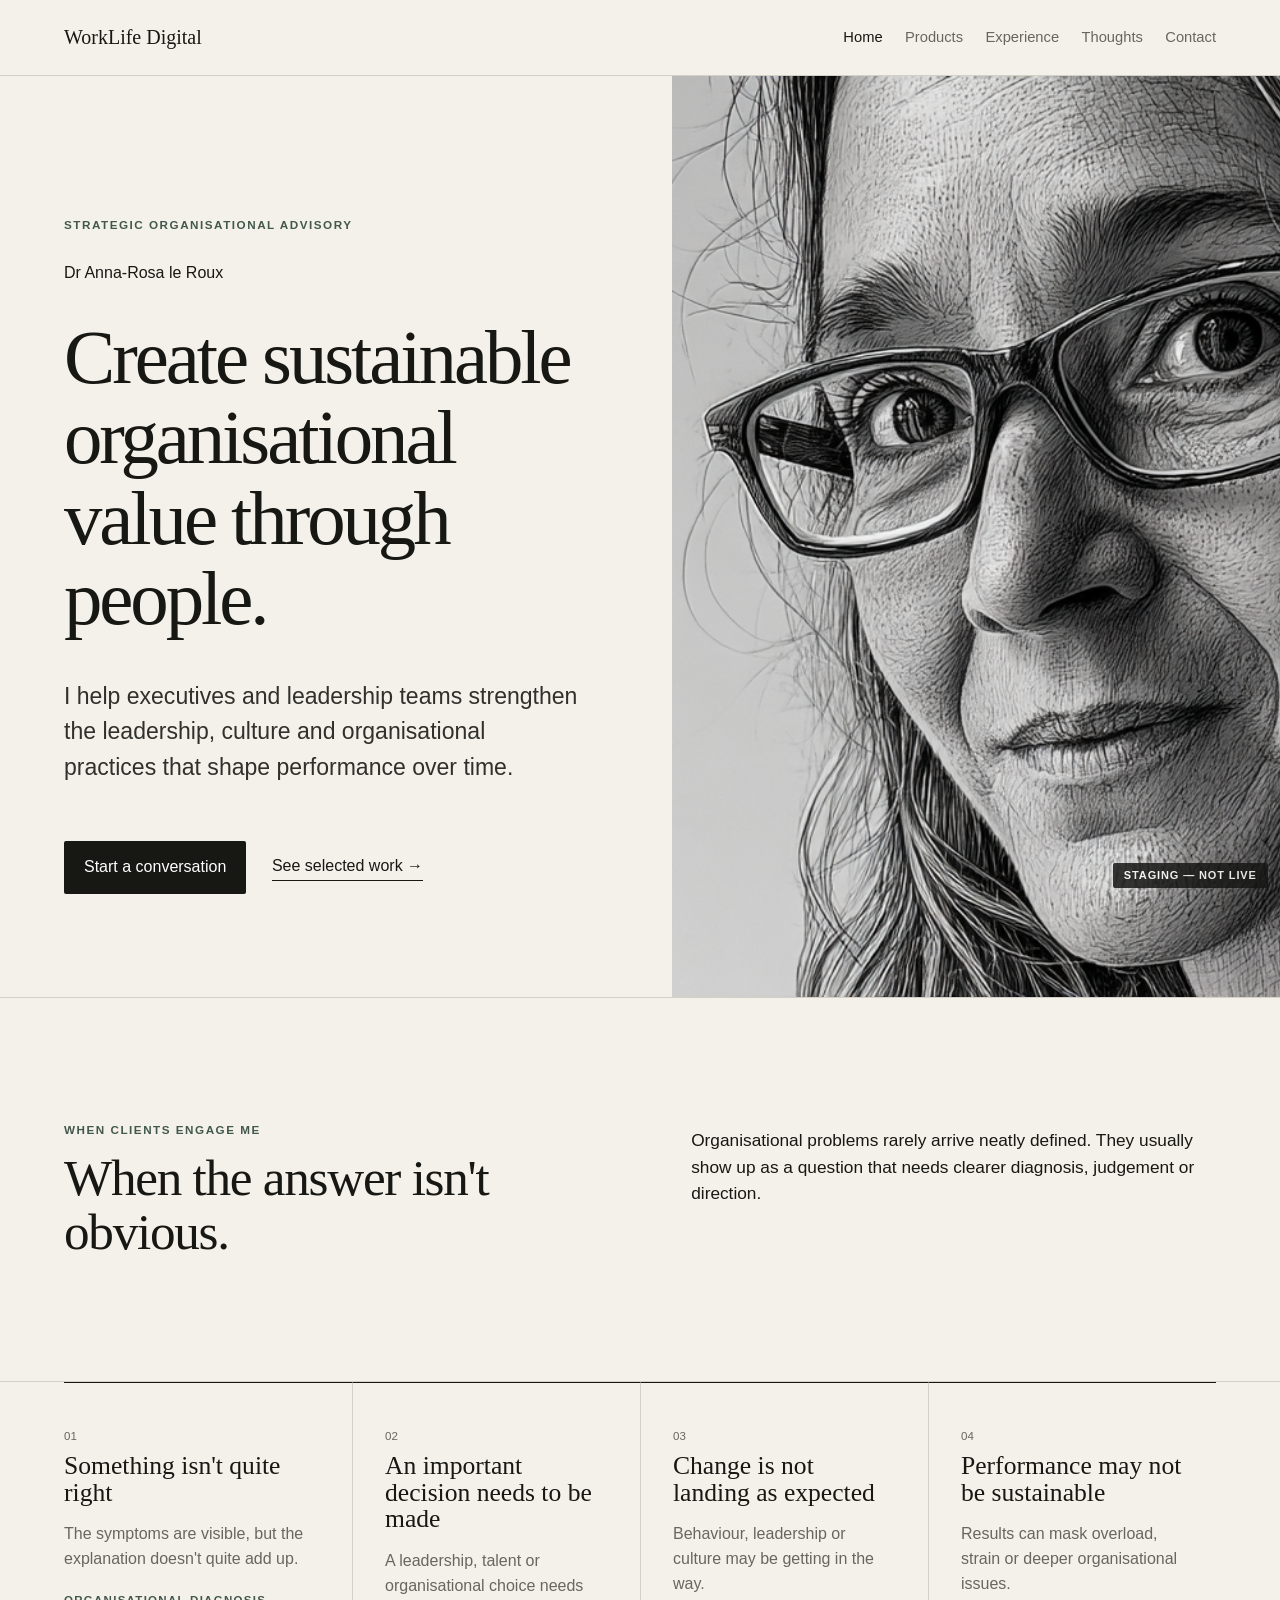
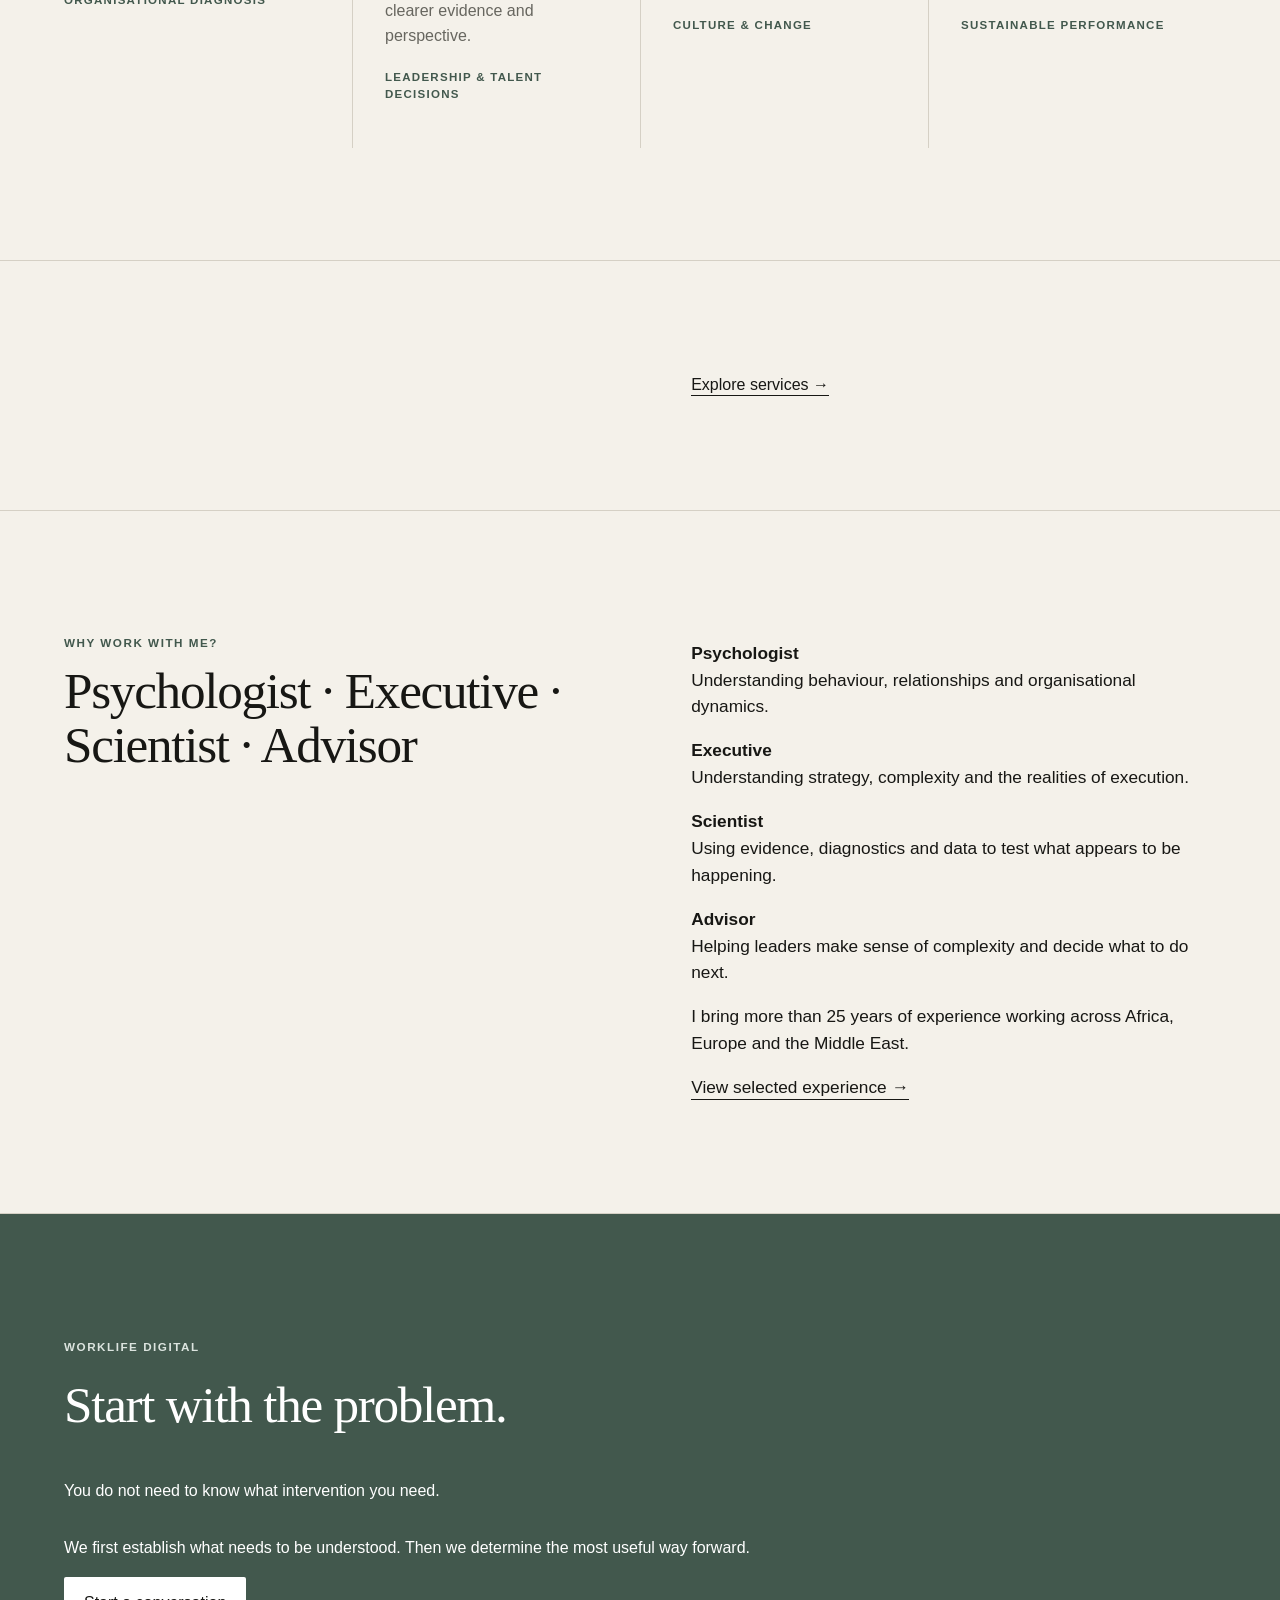
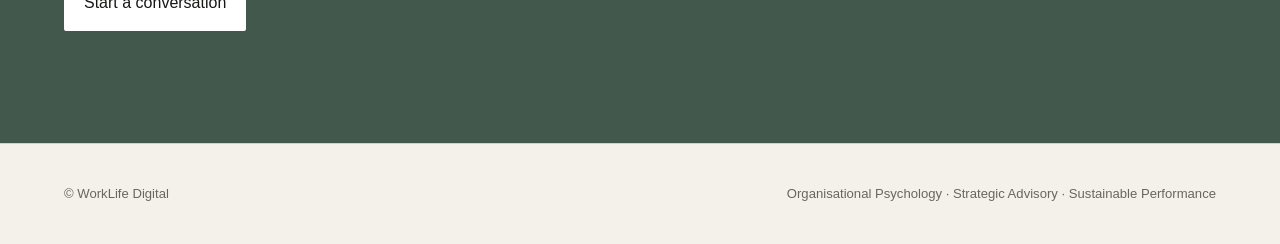
<file: index.html>
<!doctype html>
<html lang="en">
<head>
 <meta name="robots" content="noindex,nofollow">
 <meta charset="utf-8">
 <meta name="viewport" content="width=device-width,initial-scale=1">
 <meta name="description" content="WorkLife Digital helps executives and leadership teams see organisational problems differently and know what to do next.">
 <title>WorkLife Digital | Strategic Organisational Advisory</title>
 <link rel="stylesheet" href="styles.css?v=20261003-2">
</head>
<body>
 <header class="site-header">
 <a class="brand" href="index.html">WorkLife Digital</a>
 <nav aria-label="Primary"><a class="active" href="index.html">Home</a><a href="products.html">Products</a><a href="references.html">Experience</a><a href="thoughts.html">Thoughts</a><a href="contact.html">Contact</a></nav>
 </header>

 <main>
 <section class="hero">
 <div class="hero-copy">
 <p class="eyebrow">Strategic organisational advisory</p>
 <p class="hero-name">Dr Anna-Rosa le Roux</p>
 <h1>Create sustainable organisational value through people.</h1>
 <p class="lead">I help executives and leadership teams strengthen the leadership, culture and organisational practices that shape performance over time.</p>
 <div class="actions">
 <a class="button" href="contact.html">Start a conversation</a>
 <a class="text-link" href="references.html">See selected work →</a>
 </div>
 </div>
 <div class="hero-image"><img src="/3be79a5a-cafb-4844-acfb-c3999b5a9b02_3.png?v=2" alt="Dr. Anna-Rosa le Roux"></div>
 </section>

 <section class="balance section">
 <div>
 <p class="eyebrow">When clients engage me</p>
 <h2>When the answer isn't obvious.</h2>
 </div>
 <p>Organisational problems rarely arrive neatly defined. They usually show up as a question that needs clearer diagnosis, judgement or direction.</p>
 </section>

 <section class="four-grid section" aria-label="When clients engage WorkLife Digital">
 <article>
 <span>01</span>
 <h3>Something isn't quite right</h3>
 <p>The symptoms are visible, but the explanation doesn't quite add up.</p>
 <p class="service-label">Organisational diagnosis</p>
 </article>
 <article>
 <span>02</span>
 <h3>An important decision needs to be made</h3>
 <p>A leadership, talent or organisational choice needs clearer evidence and perspective.</p>
 <p class="service-label">Leadership &amp; talent decisions</p>
 </article>
 <article>
 <span>03</span>
 <h3>Change is not landing as expected</h3>
 <p>Behaviour, leadership or culture may be getting in the way.</p>
 <p class="service-label">Culture &amp; change</p>
 </article>
 <article>
 <span>04</span>
 <h3>Performance may not be sustainable</h3>
 <p>Results can mask overload, strain or deeper organisational issues.</p>
 <p class="service-label">Sustainable performance</p>
 </article>
 </section>

 <section class="balance section">
 <div></div>
 <div>
 <a class="text-link" href="products.html">Explore services →</a>
 </div>
 </section>

 <section class="profile section">
 <div>
 <p class="eyebrow">Why work with me?</p>
 <h2>Psychologist · Executive · Scientist · Advisor</h2>
 </div>
 <div>
 <p><strong>Psychologist</strong><br>Understanding behaviour, relationships and organisational dynamics.</p>
 <p><strong>Executive</strong><br>Understanding strategy, complexity and the realities of execution.</p>
 <p><strong>Scientist</strong><br>Using evidence, diagnostics and data to test what appears to be happening.</p>
 <p><strong>Advisor</strong><br>Helping leaders make sense of complexity and decide what to do next.</p>
 <p>I bring more than 25 years of experience working across Africa, Europe and the Middle East.</p>
 <a class="text-link" href="references.html">View selected experience →</a>
 </div>
 </section>

 <section class="cta section">
 <p class="eyebrow">WorkLife Digital</p>
 <h2>Start with the problem.</h2>
 <p>You do not need to know what intervention you need.</p>
 <p>We first establish what needs to be understood. Then we determine the most useful way forward.</p>
 <a class="button light" href="contact.html">Start a conversation</a>
 </section>
 </main>

 <footer>
 <span>© WorkLife Digital</span>
 <span>Organisational Psychology · Strategic Advisory · Sustainable Performance</span>
 </footer>
</body>
</html>
</file>
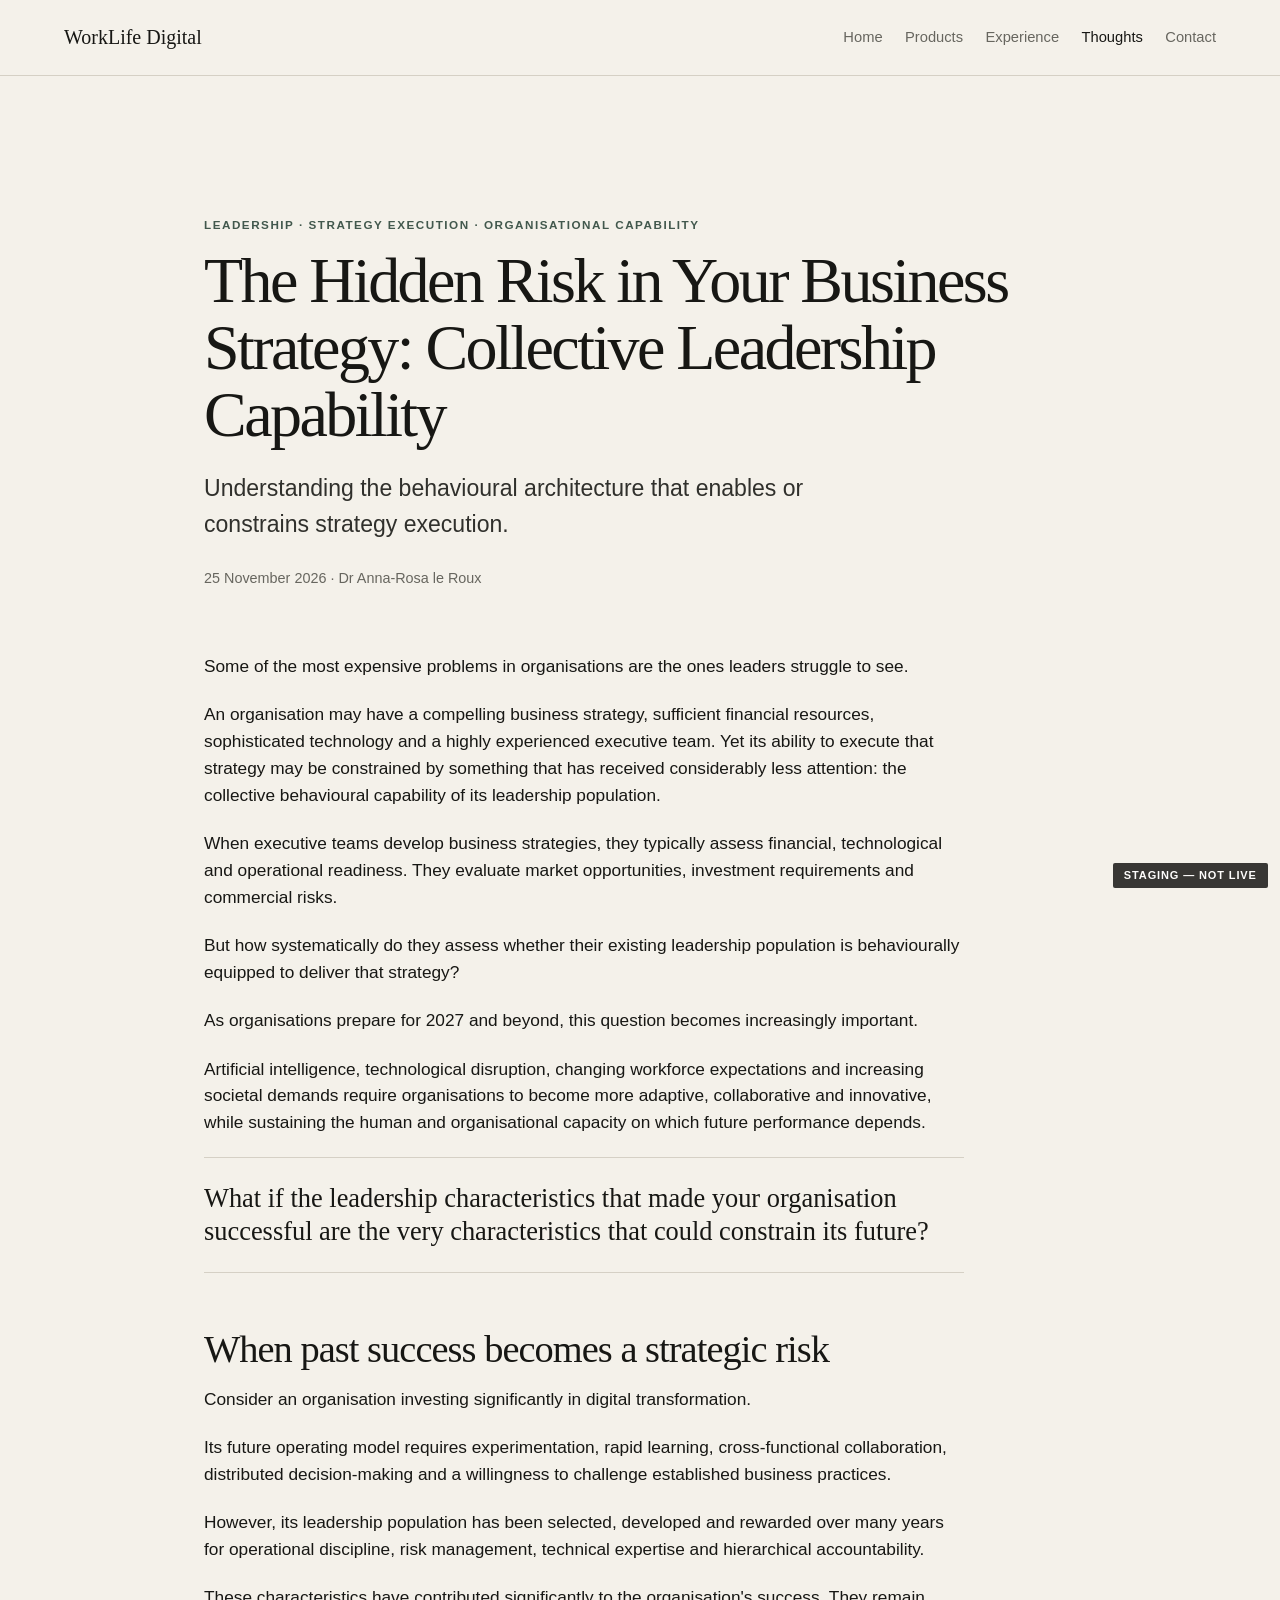
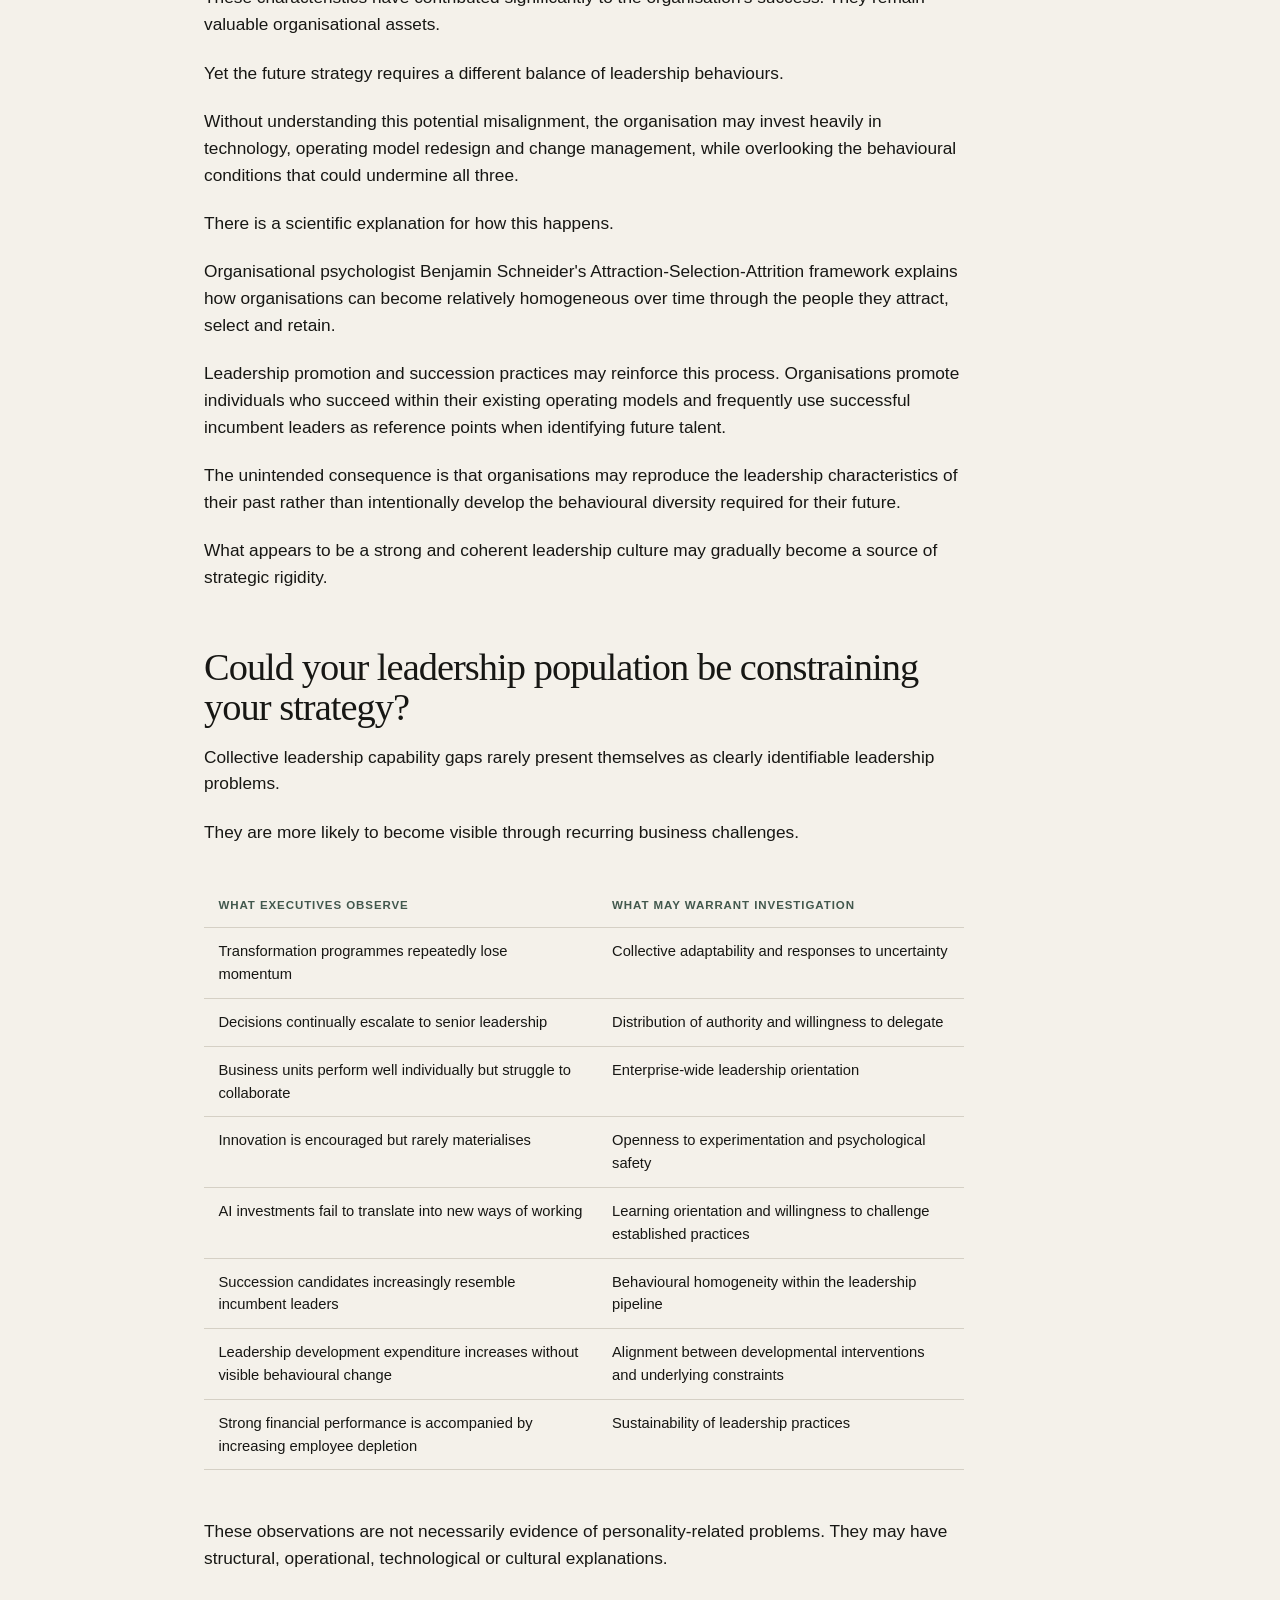
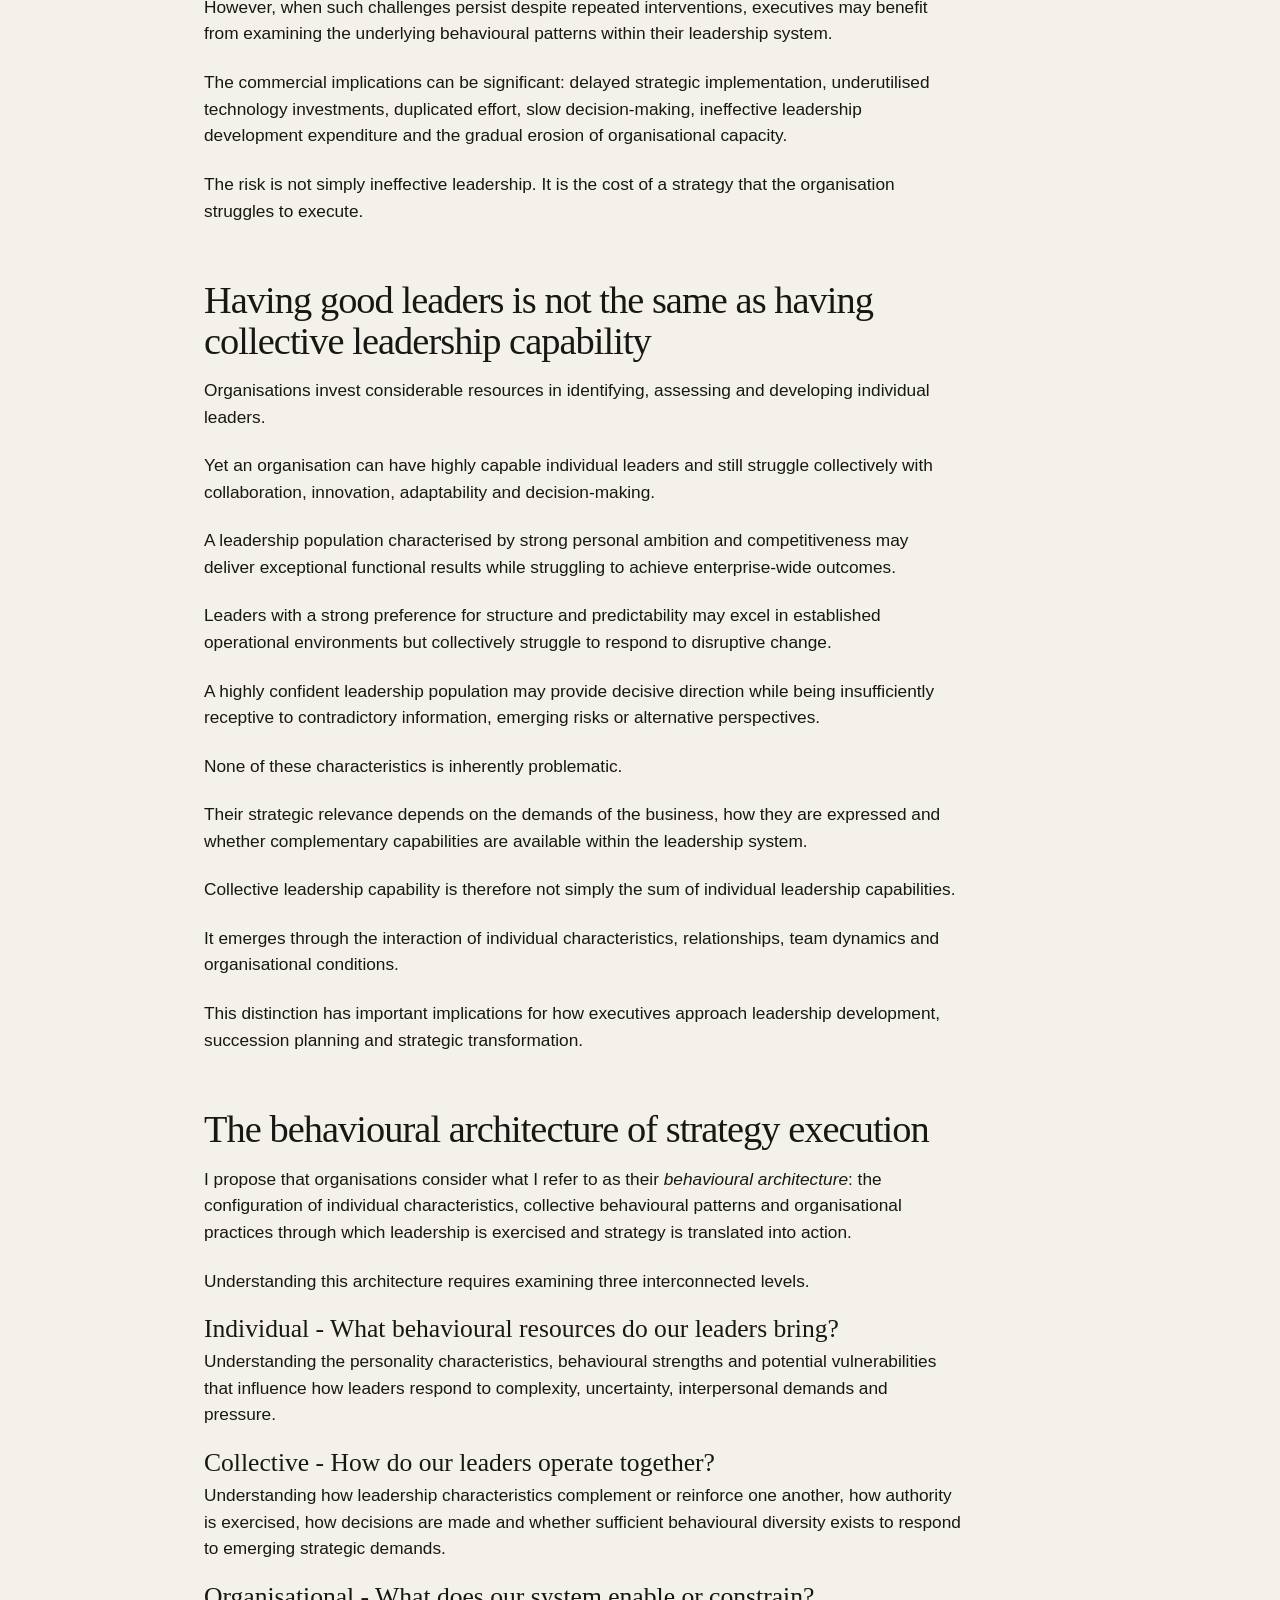
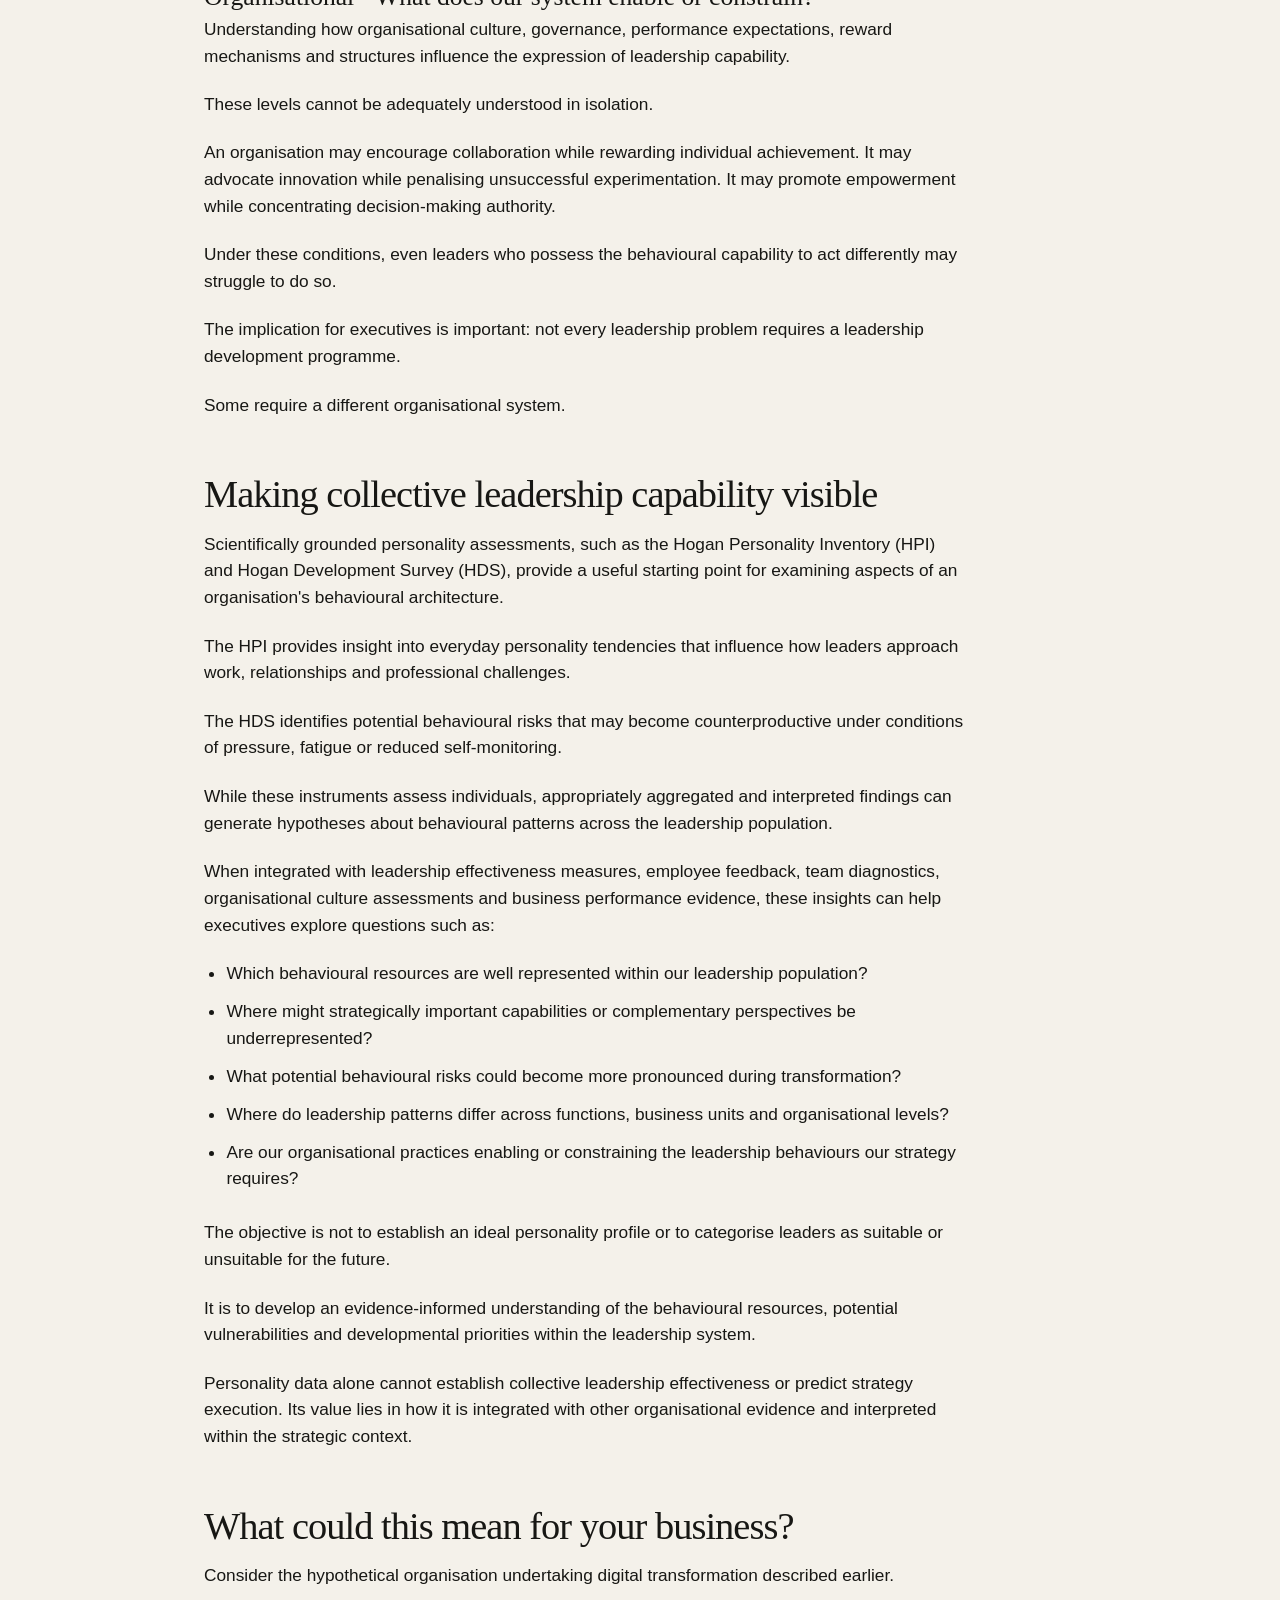
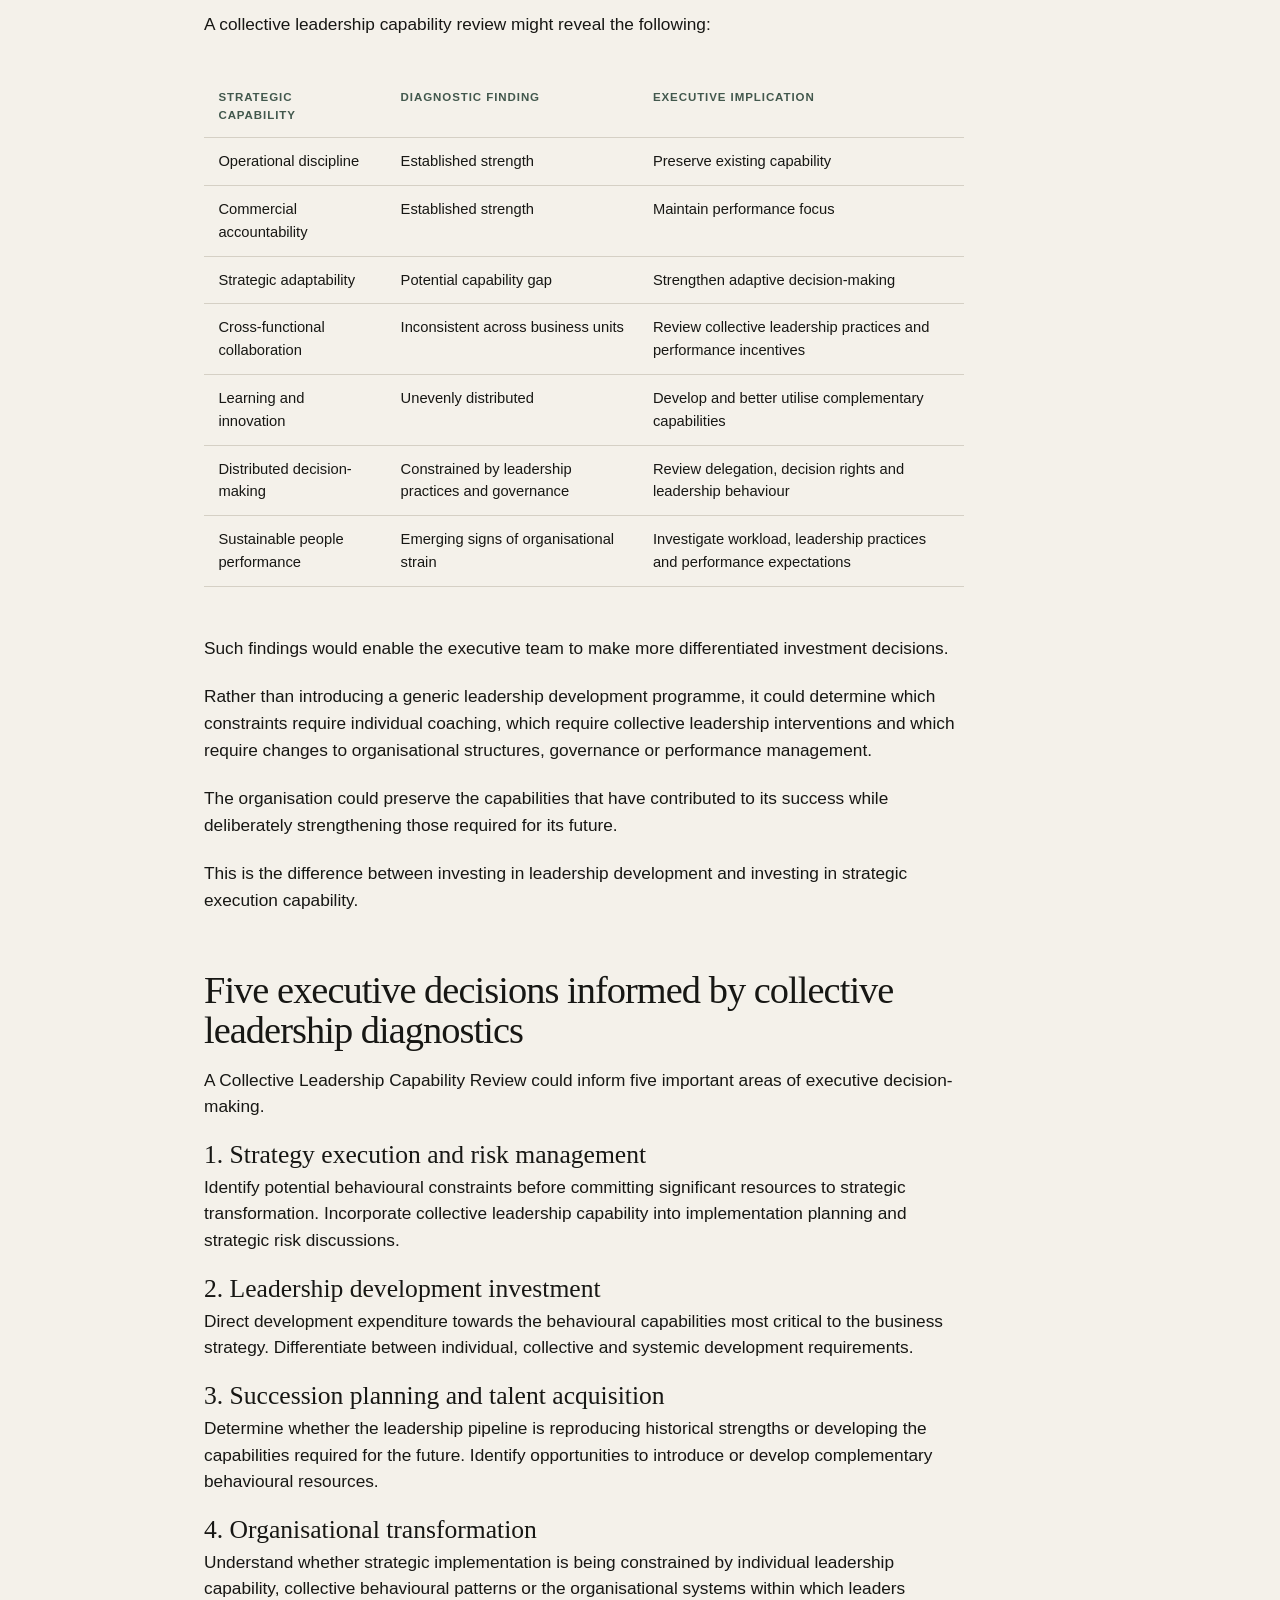
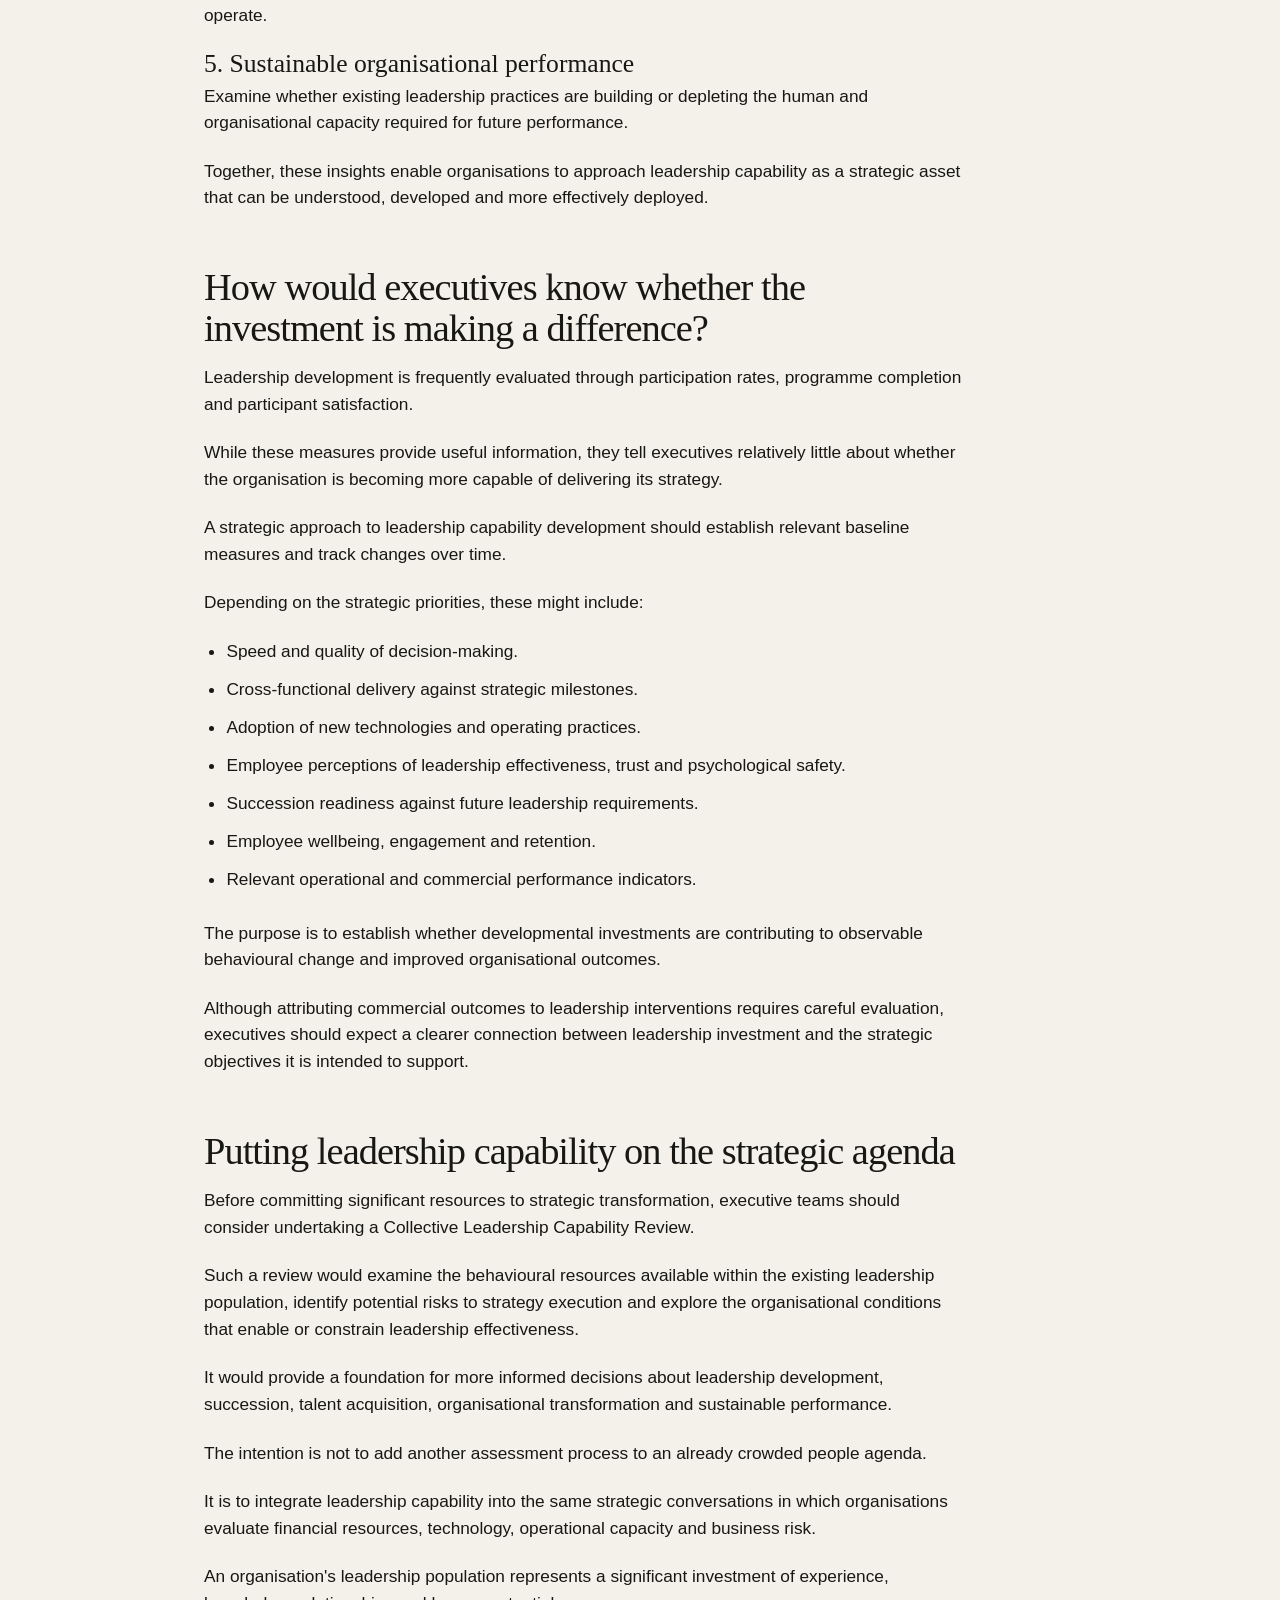
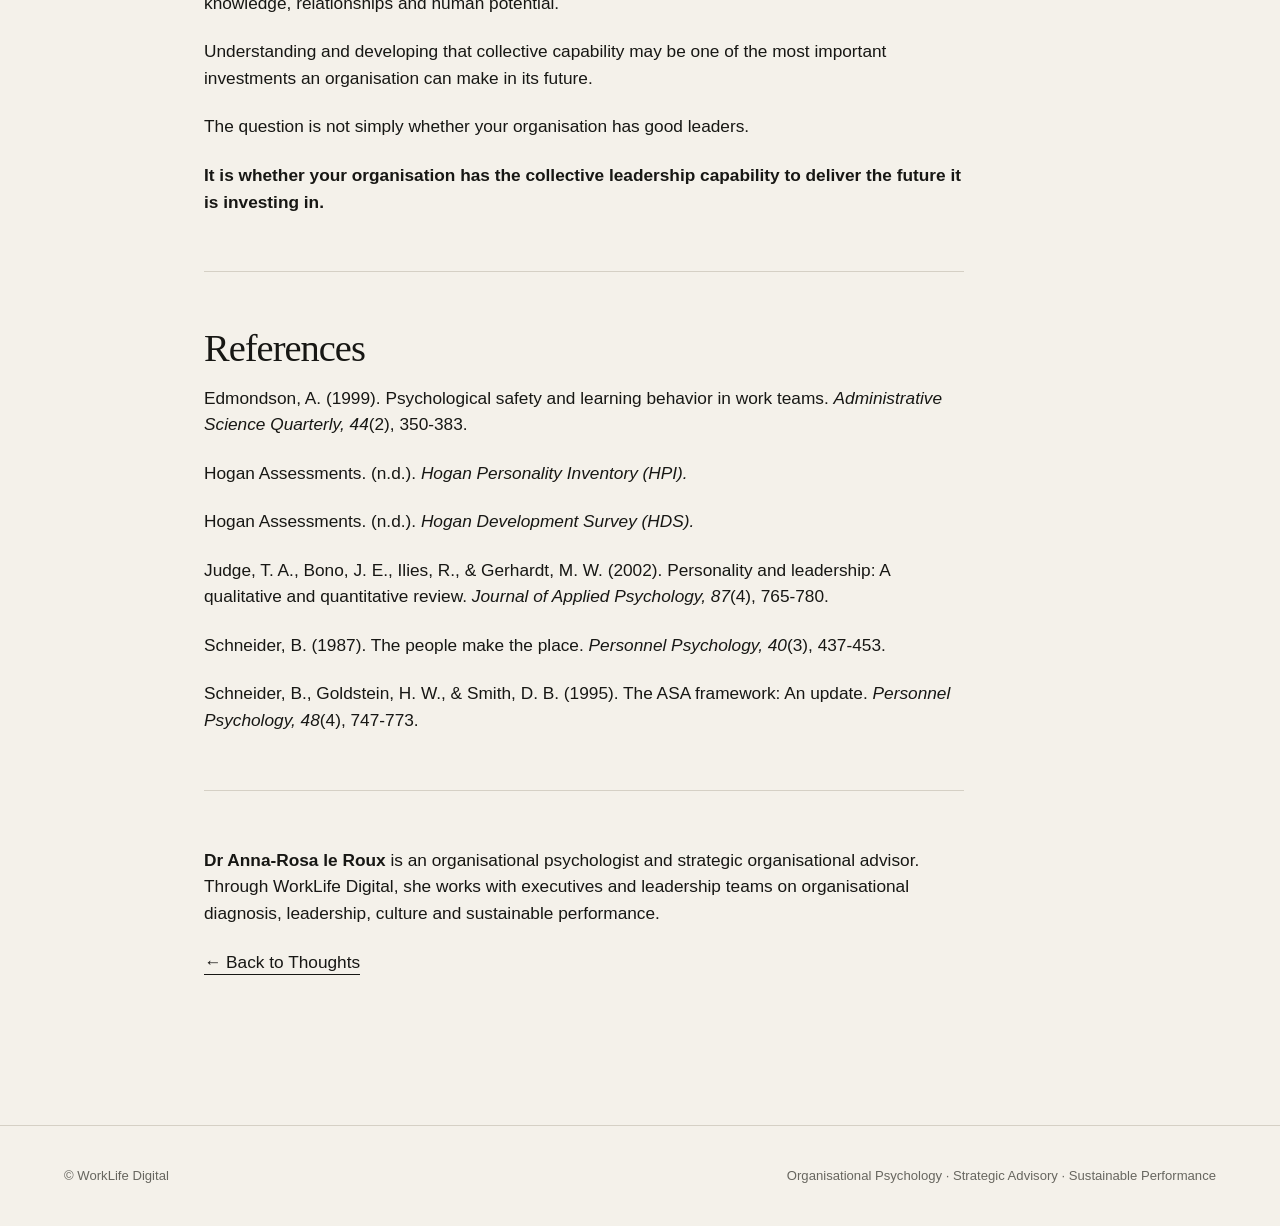
<file: collective-leadership-capability.html>
<!doctype html>
<html lang="en">
<head>
  <meta name="robots" content="noindex,nofollow">
  <meta charset="utf-8">
  <meta name="viewport" content="width=device-width,initial-scale=1">
  <meta name="description" content="Understanding the behavioural architecture that enables or constrains strategy execution.">
  <title>The Hidden Risk in Your Business Strategy: Collective Leadership Capability | WorkLife Digital</title>
  <link rel="stylesheet" href="styles.css?v=20261003-3">
</head>
<body>
<header class="site-header"><a class="brand" href="index.html">WorkLife Digital</a><nav aria-label="Primary"><a href="index.html">Home</a><a href="products.html">Products</a><a href="references.html">Experience</a><a class="active" href="thoughts.html">Thoughts</a><a href="contact.html">Contact</a></nav></header>

<main>
<article class="article-page">
  <header class="article-header">
    <p class="eyebrow">Leadership · Strategy Execution · Organisational Capability</p>
    <h1>The Hidden Risk in Your Business Strategy: Collective Leadership Capability</h1>
    <p class="lead">Understanding the behavioural architecture that enables or constrains strategy execution.</p>
    <p class="article-meta">25 November 2026 · Dr Anna-Rosa le Roux</p>
  </header>

  <div class="article-body">
    <p>Some of the most expensive problems in organisations are the ones leaders struggle to see.</p>

    <p>An organisation may have a compelling business strategy, sufficient financial resources, sophisticated technology and a highly experienced executive team. Yet its ability to execute that strategy may be constrained by something that has received considerably less attention: the collective behavioural capability of its leadership population.</p>

    <p>When executive teams develop business strategies, they typically assess financial, technological and operational readiness. They evaluate market opportunities, investment requirements and commercial risks.</p>

    <p>But how systematically do they assess whether their existing leadership population is behaviourally equipped to deliver that strategy?</p>

    <p>As organisations prepare for 2027 and beyond, this question becomes increasingly important.</p>

    <p>Artificial intelligence, technological disruption, changing workforce expectations and increasing societal demands require organisations to become more adaptive, collaborative and innovative, while sustaining the human and organisational capacity on which future performance depends.</p>

    <p class="pull-quote">What if the leadership characteristics that made your organisation successful are the very characteristics that could constrain its future?</p>

    <h2>When past success becomes a strategic risk</h2>

    <p>Consider an organisation investing significantly in digital transformation.</p>

    <p>Its future operating model requires experimentation, rapid learning, cross-functional collaboration, distributed decision-making and a willingness to challenge established business practices.</p>

    <p>However, its leadership population has been selected, developed and rewarded over many years for operational discipline, risk management, technical expertise and hierarchical accountability.</p>

    <p>These characteristics have contributed significantly to the organisation's success. They remain valuable organisational assets.</p>

    <p>Yet the future strategy requires a different balance of leadership behaviours.</p>

    <p>Without understanding this potential misalignment, the organisation may invest heavily in technology, operating model redesign and change management, while overlooking the behavioural conditions that could undermine all three.</p>

    <p>There is a scientific explanation for how this happens.</p>

    <p>Organisational psychologist Benjamin Schneider's Attraction-Selection-Attrition framework explains how organisations can become relatively homogeneous over time through the people they attract, select and retain.</p>

    <p>Leadership promotion and succession practices may reinforce this process. Organisations promote individuals who succeed within their existing operating models and frequently use successful incumbent leaders as reference points when identifying future talent.</p>

    <p>The unintended consequence is that organisations may reproduce the leadership characteristics of their past rather than intentionally develop the behavioural diversity required for their future.</p>

    <p>What appears to be a strong and coherent leadership culture may gradually become a source of strategic rigidity.</p>

    <h2>Could your leadership population be constraining your strategy?</h2>

    <p>Collective leadership capability gaps rarely present themselves as clearly identifiable leadership problems.</p>

    <p>They are more likely to become visible through recurring business challenges.</p>

    <div class="data-table-wrap">
      <table class="data-table">
        <thead><tr><th>What executives observe</th><th>What may warrant investigation</th></tr></thead>
        <tbody>
          <tr><td>Transformation programmes repeatedly lose momentum</td><td>Collective adaptability and responses to uncertainty</td></tr>
          <tr><td>Decisions continually escalate to senior leadership</td><td>Distribution of authority and willingness to delegate</td></tr>
          <tr><td>Business units perform well individually but struggle to collaborate</td><td>Enterprise-wide leadership orientation</td></tr>
          <tr><td>Innovation is encouraged but rarely materialises</td><td>Openness to experimentation and psychological safety</td></tr>
          <tr><td>AI investments fail to translate into new ways of working</td><td>Learning orientation and willingness to challenge established practices</td></tr>
          <tr><td>Succession candidates increasingly resemble incumbent leaders</td><td>Behavioural homogeneity within the leadership pipeline</td></tr>
          <tr><td>Leadership development expenditure increases without visible behavioural change</td><td>Alignment between developmental interventions and underlying constraints</td></tr>
          <tr><td>Strong financial performance is accompanied by increasing employee depletion</td><td>Sustainability of leadership practices</td></tr>
        </tbody>
      </table>
    </div>

    <p>These observations are not necessarily evidence of personality-related problems. They may have structural, operational, technological or cultural explanations.</p>

    <p>However, when such challenges persist despite repeated interventions, executives may benefit from examining the underlying behavioural patterns within their leadership system.</p>

    <p>The commercial implications can be significant: delayed strategic implementation, underutilised technology investments, duplicated effort, slow decision-making, ineffective leadership development expenditure and the gradual erosion of organisational capacity.</p>

    <p>The risk is not simply ineffective leadership. It is the cost of a strategy that the organisation struggles to execute.</p>

    <h2>Having good leaders is not the same as having collective leadership capability</h2>

    <p>Organisations invest considerable resources in identifying, assessing and developing individual leaders.</p>

    <p>Yet an organisation can have highly capable individual leaders and still struggle collectively with collaboration, innovation, adaptability and decision-making.</p>

    <p>A leadership population characterised by strong personal ambition and competitiveness may deliver exceptional functional results while struggling to achieve enterprise-wide outcomes.</p>

    <p>Leaders with a strong preference for structure and predictability may excel in established operational environments but collectively struggle to respond to disruptive change.</p>

    <p>A highly confident leadership population may provide decisive direction while being insufficiently receptive to contradictory information, emerging risks or alternative perspectives.</p>

    <p>None of these characteristics is inherently problematic.</p>

    <p>Their strategic relevance depends on the demands of the business, how they are expressed and whether complementary capabilities are available within the leadership system.</p>

    <p>Collective leadership capability is therefore not simply the sum of individual leadership capabilities.</p>

    <p>It emerges through the interaction of individual characteristics, relationships, team dynamics and organisational conditions.</p>

    <p>This distinction has important implications for how executives approach leadership development, succession planning and strategic transformation.</p>

    <h2>The behavioural architecture of strategy execution</h2>

    <p>I propose that organisations consider what I refer to as their <em>behavioural architecture</em>: the configuration of individual characteristics, collective behavioural patterns and organisational practices through which leadership is exercised and strategy is translated into action.</p>

    <p>Understanding this architecture requires examining three interconnected levels.</p>

    <h3>Individual - What behavioural resources do our leaders bring?</h3>

    <p>Understanding the personality characteristics, behavioural strengths and potential vulnerabilities that influence how leaders respond to complexity, uncertainty, interpersonal demands and pressure.</p>

    <h3>Collective - How do our leaders operate together?</h3>

    <p>Understanding how leadership characteristics complement or reinforce one another, how authority is exercised, how decisions are made and whether sufficient behavioural diversity exists to respond to emerging strategic demands.</p>

    <h3>Organisational - What does our system enable or constrain?</h3>

    <p>Understanding how organisational culture, governance, performance expectations, reward mechanisms and structures influence the expression of leadership capability.</p>

    <p>These levels cannot be adequately understood in isolation.</p>

    <p>An organisation may encourage collaboration while rewarding individual achievement. It may advocate innovation while penalising unsuccessful experimentation. It may promote empowerment while concentrating decision-making authority.</p>

    <p>Under these conditions, even leaders who possess the behavioural capability to act differently may struggle to do so.</p>

    <p>The implication for executives is important: not every leadership problem requires a leadership development programme.</p>

    <p>Some require a different organisational system.</p>

    <h2>Making collective leadership capability visible</h2>

    <p>Scientifically grounded personality assessments, such as the Hogan Personality Inventory (HPI) and Hogan Development Survey (HDS), provide a useful starting point for examining aspects of an organisation's behavioural architecture.</p>

    <p>The HPI provides insight into everyday personality tendencies that influence how leaders approach work, relationships and professional challenges.</p>

    <p>The HDS identifies potential behavioural risks that may become counterproductive under conditions of pressure, fatigue or reduced self-monitoring.</p>

    <p>While these instruments assess individuals, appropriately aggregated and interpreted findings can generate hypotheses about behavioural patterns across the leadership population.</p>

    <p>When integrated with leadership effectiveness measures, employee feedback, team diagnostics, organisational culture assessments and business performance evidence, these insights can help executives explore questions such as:</p>

    <ul>
      <li>Which behavioural resources are well represented within our leadership population?</li>
      <li>Where might strategically important capabilities or complementary perspectives be underrepresented?</li>
      <li>What potential behavioural risks could become more pronounced during transformation?</li>
      <li>Where do leadership patterns differ across functions, business units and organisational levels?</li>
      <li>Are our organisational practices enabling or constraining the leadership behaviours our strategy requires?</li>
    </ul>

    <p>The objective is not to establish an ideal personality profile or to categorise leaders as suitable or unsuitable for the future.</p>

    <p>It is to develop an evidence-informed understanding of the behavioural resources, potential vulnerabilities and developmental priorities within the leadership system.</p>

    <p>Personality data alone cannot establish collective leadership effectiveness or predict strategy execution. Its value lies in how it is integrated with other organisational evidence and interpreted within the strategic context.</p>

    <h2>What could this mean for your business?</h2>

    <p>Consider the hypothetical organisation undertaking digital transformation described earlier.</p>

    <p>A collective leadership capability review might reveal the following:</p>

    <div class="data-table-wrap">
      <table class="data-table">
        <thead><tr><th>Strategic capability</th><th>Diagnostic finding</th><th>Executive implication</th></tr></thead>
        <tbody>
          <tr><td>Operational discipline</td><td>Established strength</td><td>Preserve existing capability</td></tr>
          <tr><td>Commercial accountability</td><td>Established strength</td><td>Maintain performance focus</td></tr>
          <tr><td>Strategic adaptability</td><td>Potential capability gap</td><td>Strengthen adaptive decision-making</td></tr>
          <tr><td>Cross-functional collaboration</td><td>Inconsistent across business units</td><td>Review collective leadership practices and performance incentives</td></tr>
          <tr><td>Learning and innovation</td><td>Unevenly distributed</td><td>Develop and better utilise complementary capabilities</td></tr>
          <tr><td>Distributed decision-making</td><td>Constrained by leadership practices and governance</td><td>Review delegation, decision rights and leadership behaviour</td></tr>
          <tr><td>Sustainable people performance</td><td>Emerging signs of organisational strain</td><td>Investigate workload, leadership practices and performance expectations</td></tr>
        </tbody>
      </table>
    </div>

    <p>Such findings would enable the executive team to make more differentiated investment decisions.</p>

    <p>Rather than introducing a generic leadership development programme, it could determine which constraints require individual coaching, which require collective leadership interventions and which require changes to organisational structures, governance or performance management.</p>

    <p>The organisation could preserve the capabilities that have contributed to its success while deliberately strengthening those required for its future.</p>

    <p>This is the difference between investing in leadership development and investing in strategic execution capability.</p>

    <h2>Five executive decisions informed by collective leadership diagnostics</h2>

    <p>A Collective Leadership Capability Review could inform five important areas of executive decision-making.</p>

    <h3>1. Strategy execution and risk management</h3>
    <p>Identify potential behavioural constraints before committing significant resources to strategic transformation. Incorporate collective leadership capability into implementation planning and strategic risk discussions.</p>

    <h3>2. Leadership development investment</h3>
    <p>Direct development expenditure towards the behavioural capabilities most critical to the business strategy. Differentiate between individual, collective and systemic development requirements.</p>

    <h3>3. Succession planning and talent acquisition</h3>
    <p>Determine whether the leadership pipeline is reproducing historical strengths or developing the capabilities required for the future. Identify opportunities to introduce or develop complementary behavioural resources.</p>

    <h3>4. Organisational transformation</h3>
    <p>Understand whether strategic implementation is being constrained by individual leadership capability, collective behavioural patterns or the organisational systems within which leaders operate.</p>

    <h3>5. Sustainable organisational performance</h3>
    <p>Examine whether existing leadership practices are building or depleting the human and organisational capacity required for future performance.</p>

    <p>Together, these insights enable organisations to approach leadership capability as a strategic asset that can be understood, developed and more effectively deployed.</p>

    <h2>How would executives know whether the investment is making a difference?</h2>

    <p>Leadership development is frequently evaluated through participation rates, programme completion and participant satisfaction.</p>

    <p>While these measures provide useful information, they tell executives relatively little about whether the organisation is becoming more capable of delivering its strategy.</p>

    <p>A strategic approach to leadership capability development should establish relevant baseline measures and track changes over time.</p>

    <p>Depending on the strategic priorities, these might include:</p>

    <ul>
      <li>Speed and quality of decision-making.</li>
      <li>Cross-functional delivery against strategic milestones.</li>
      <li>Adoption of new technologies and operating practices.</li>
      <li>Employee perceptions of leadership effectiveness, trust and psychological safety.</li>
      <li>Succession readiness against future leadership requirements.</li>
      <li>Employee wellbeing, engagement and retention.</li>
      <li>Relevant operational and commercial performance indicators.</li>
    </ul>

    <p>The purpose is to establish whether developmental investments are contributing to observable behavioural change and improved organisational outcomes.</p>

    <p>Although attributing commercial outcomes to leadership interventions requires careful evaluation, executives should expect a clearer connection between leadership investment and the strategic objectives it is intended to support.</p>

    <h2>Putting leadership capability on the strategic agenda</h2>

    <p>Before committing significant resources to strategic transformation, executive teams should consider undertaking a Collective Leadership Capability Review.</p>

    <p>Such a review would examine the behavioural resources available within the existing leadership population, identify potential risks to strategy execution and explore the organisational conditions that enable or constrain leadership effectiveness.</p>

    <p>It would provide a foundation for more informed decisions about leadership development, succession, talent acquisition, organisational transformation and sustainable performance.</p>

    <p>The intention is not to add another assessment process to an already crowded people agenda.</p>

    <p>It is to integrate leadership capability into the same strategic conversations in which organisations evaluate financial resources, technology, operational capacity and business risk.</p>

    <p>An organisation's leadership population represents a significant investment of experience, knowledge, relationships and human potential.</p>

    <p>Understanding and developing that collective capability may be one of the most important investments an organisation can make in its future.</p>

    <p>The question is not simply whether your organisation has good leaders.</p>

    <p><strong>It is whether your organisation has the collective leadership capability to deliver the future it is investing in.</strong></p>

    <hr>

    <h2>References</h2>
    <p>Edmondson, A. (1999). Psychological safety and learning behavior in work teams. <em>Administrative Science Quarterly, 44</em>(2), 350-383.</p>
    <p>Hogan Assessments. (n.d.). <em>Hogan Personality Inventory (HPI).</em></p>
    <p>Hogan Assessments. (n.d.). <em>Hogan Development Survey (HDS).</em></p>
    <p>Judge, T. A., Bono, J. E., Ilies, R., &amp; Gerhardt, M. W. (2002). Personality and leadership: A qualitative and quantitative review. <em>Journal of Applied Psychology, 87</em>(4), 765-780.</p>
    <p>Schneider, B. (1987). The people make the place. <em>Personnel Psychology, 40</em>(3), 437-453.</p>
    <p>Schneider, B., Goldstein, H. W., &amp; Smith, D. B. (1995). The ASA framework: An update. <em>Personnel Psychology, 48</em>(4), 747-773.</p>

    <hr>

    <p><strong>Dr Anna-Rosa le Roux</strong> is an organisational psychologist and strategic organisational advisor. Through WorkLife Digital, she works with executives and leadership teams on organisational diagnosis, leadership, culture and sustainable performance.</p>

    <p><a class="text-link" href="thoughts.html">← Back to Thoughts</a></p>
  </div>
</article>
</main>

<footer><span>© WorkLife Digital</span><span>Organisational Psychology · Strategic Advisory · Sustainable Performance</span></footer>
</body>
</html>
</file>
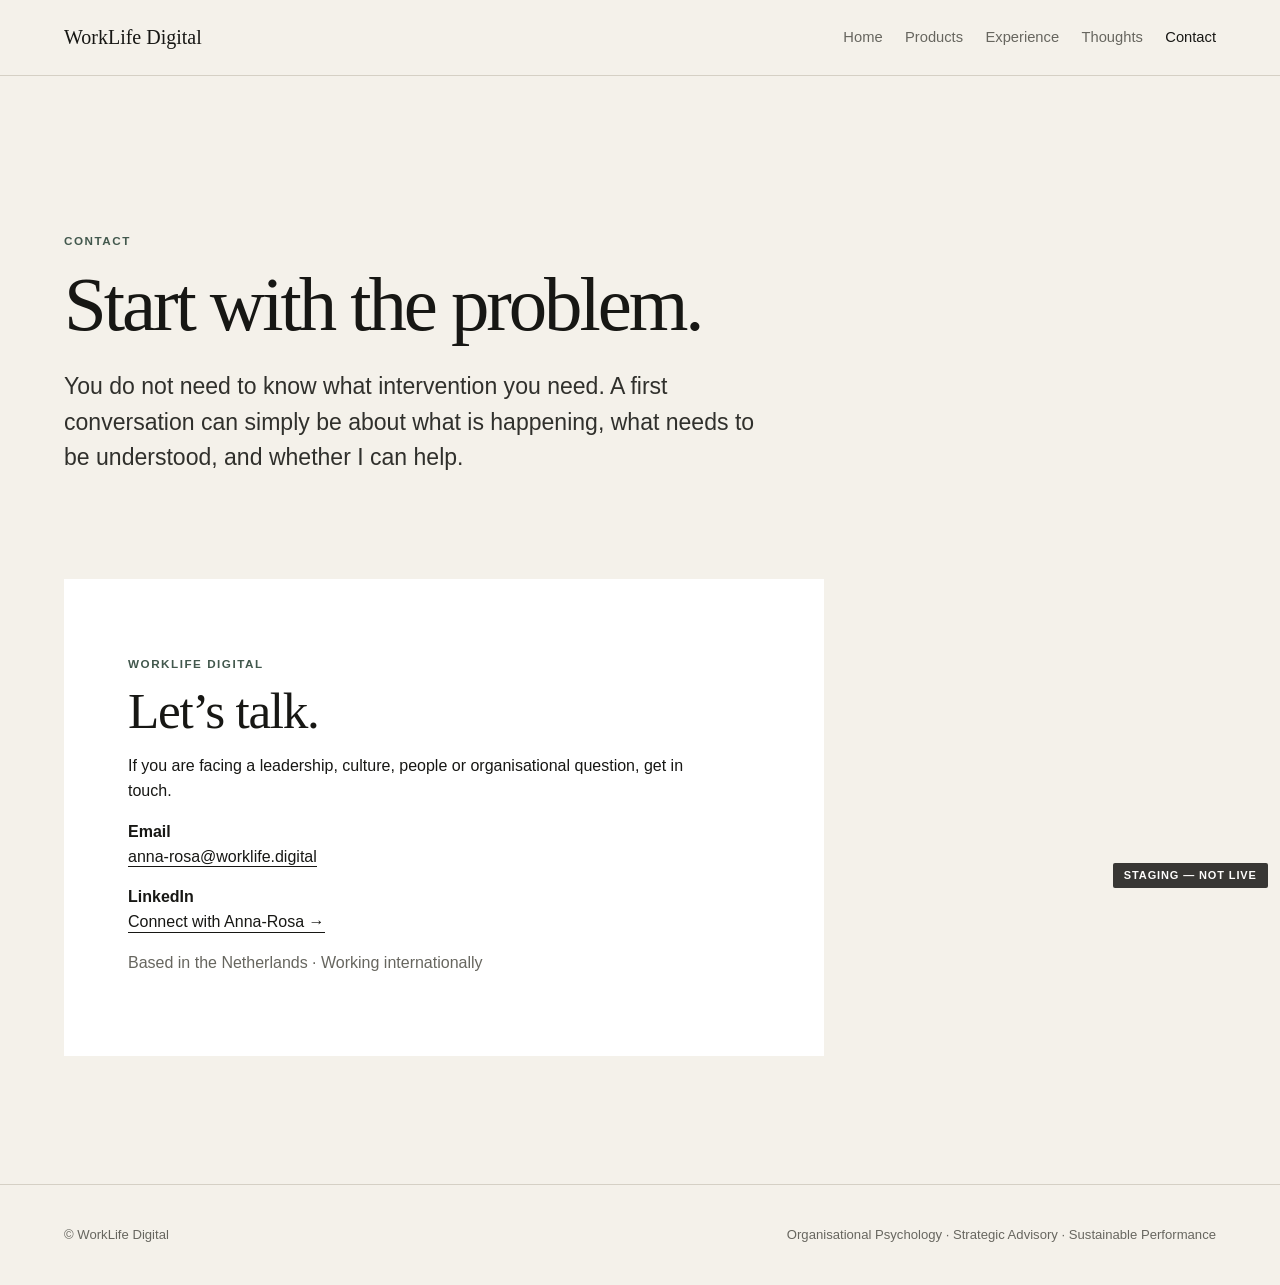
<file: contact.html>
<!doctype html>
<html lang="en">
<head>
 <meta name="robots" content="noindex,nofollow">
 <meta charset="utf-8">
 <meta name="viewport" content="width=device-width,initial-scale=1">
 <meta name="description" content="Contact WorkLife Digital for strategic organisational advisory on leadership, culture, people and sustainable performance.">
 <title>Contact | WorkLife Digital</title>
 <link rel="stylesheet" href="styles.css?v=20261003-3">
</head>
<body>
<header class="site-header"><a class="brand" href="index.html">WorkLife Digital</a><nav aria-label="Primary"><a href="index.html">Home</a><a href="products.html">Products</a><a href="references.html">Experience</a><a href="thoughts.html">Thoughts</a><a class="active" href="contact.html">Contact</a></nav></header>

<main>
<section class="page-intro">
 <p class="eyebrow">Contact</p>
 <h1>Start with the problem.</h1>
 <p class="lead">You do not need to know what intervention you need. A first conversation can simply be about what is happening, what needs to be understood, and whether I can help.</p>
</section>

<section class="contact-card">
 <p class="eyebrow">WorkLife Digital</p>
 <h2>Let’s talk.</h2>
 <p>If you are facing a leadership, culture, people or organisational question, get in touch.</p>
 <p><strong>Email</strong><br><a class="text-link" href="mailto:anna-rosa@worklife.digital">anna-rosa@worklife.digital</a></p>
 <p><strong>LinkedIn</strong><br><a class="text-link" href="https://www.linkedin.com/in/anna-rosa-le-roux-dphil-9b015619/" target="_blank" rel="noopener">Connect with Anna-Rosa →</a></p>
 <p class="product-note">Based in the Netherlands · Working internationally</p>
</section>
</main>

<footer><span>© WorkLife Digital</span><span>Organisational Psychology · Strategic Advisory · Sustainable Performance</span></footer>
</body>
</html>
</file>
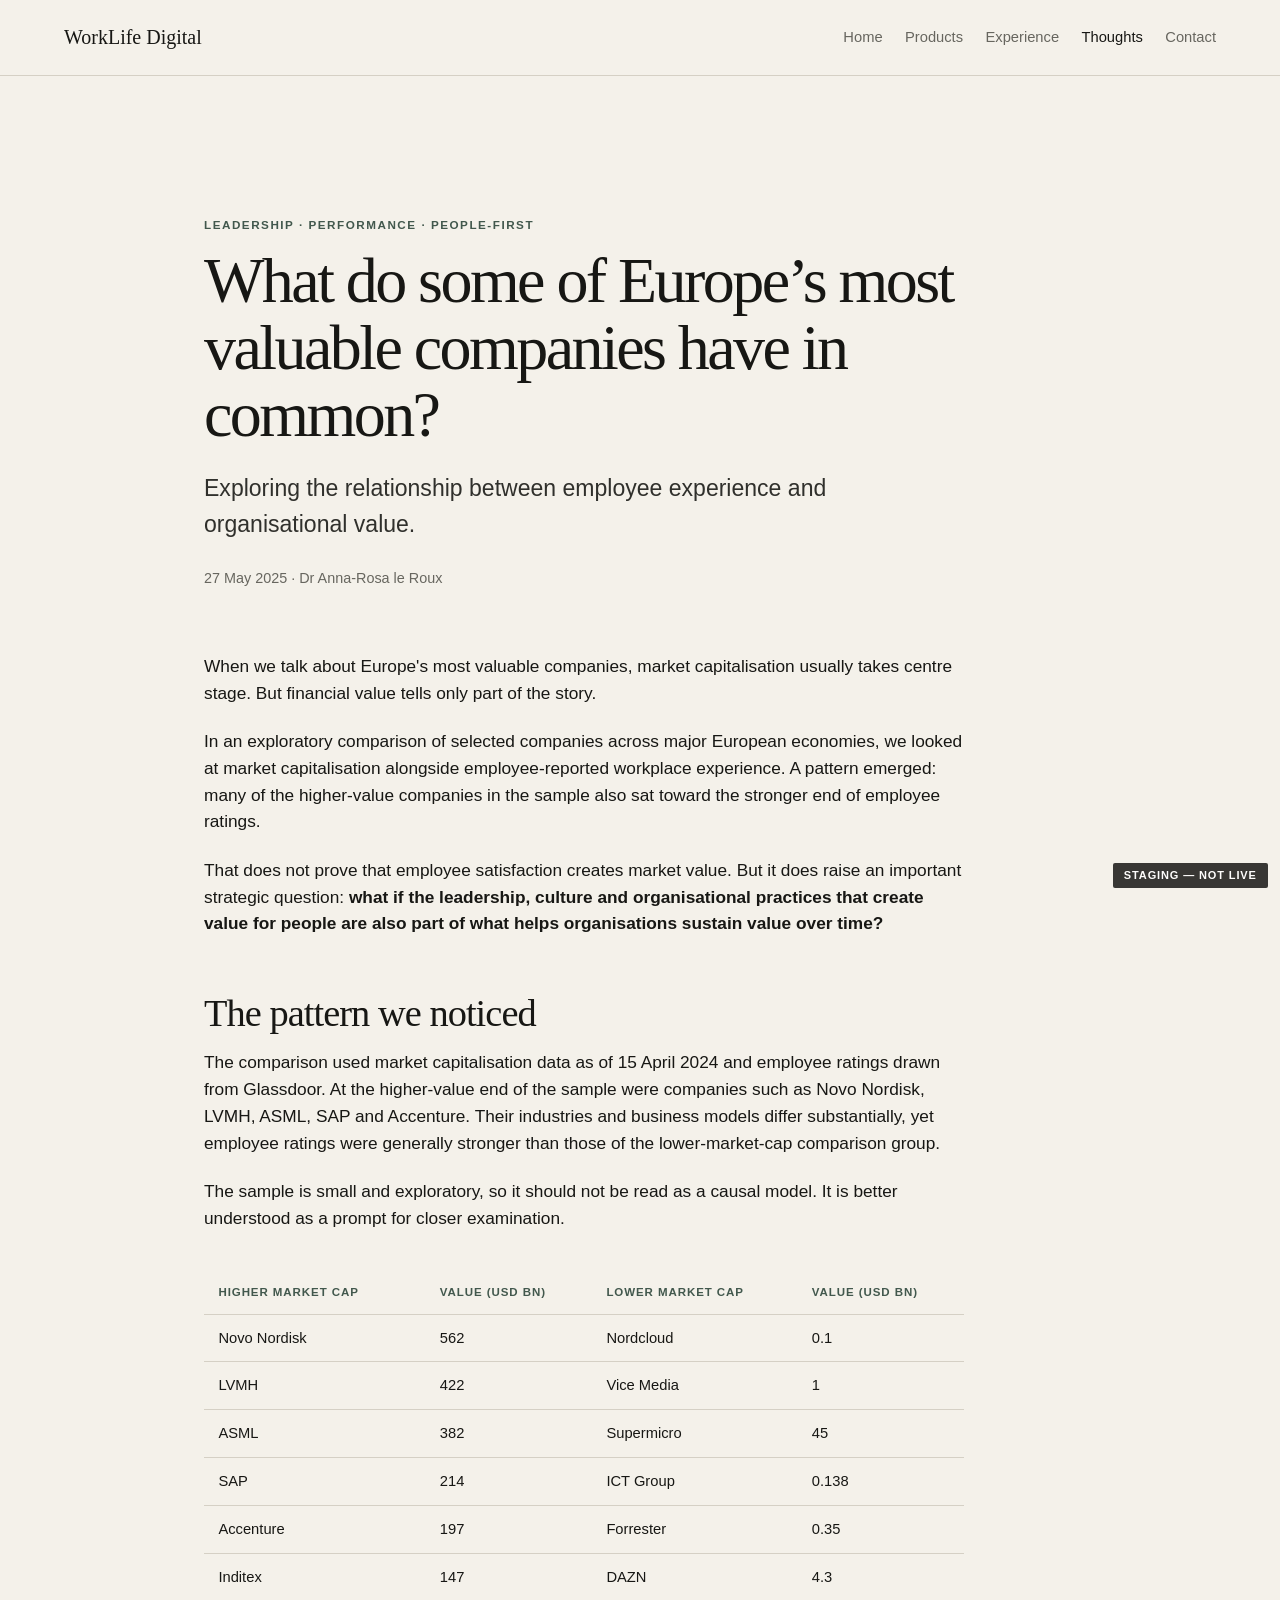
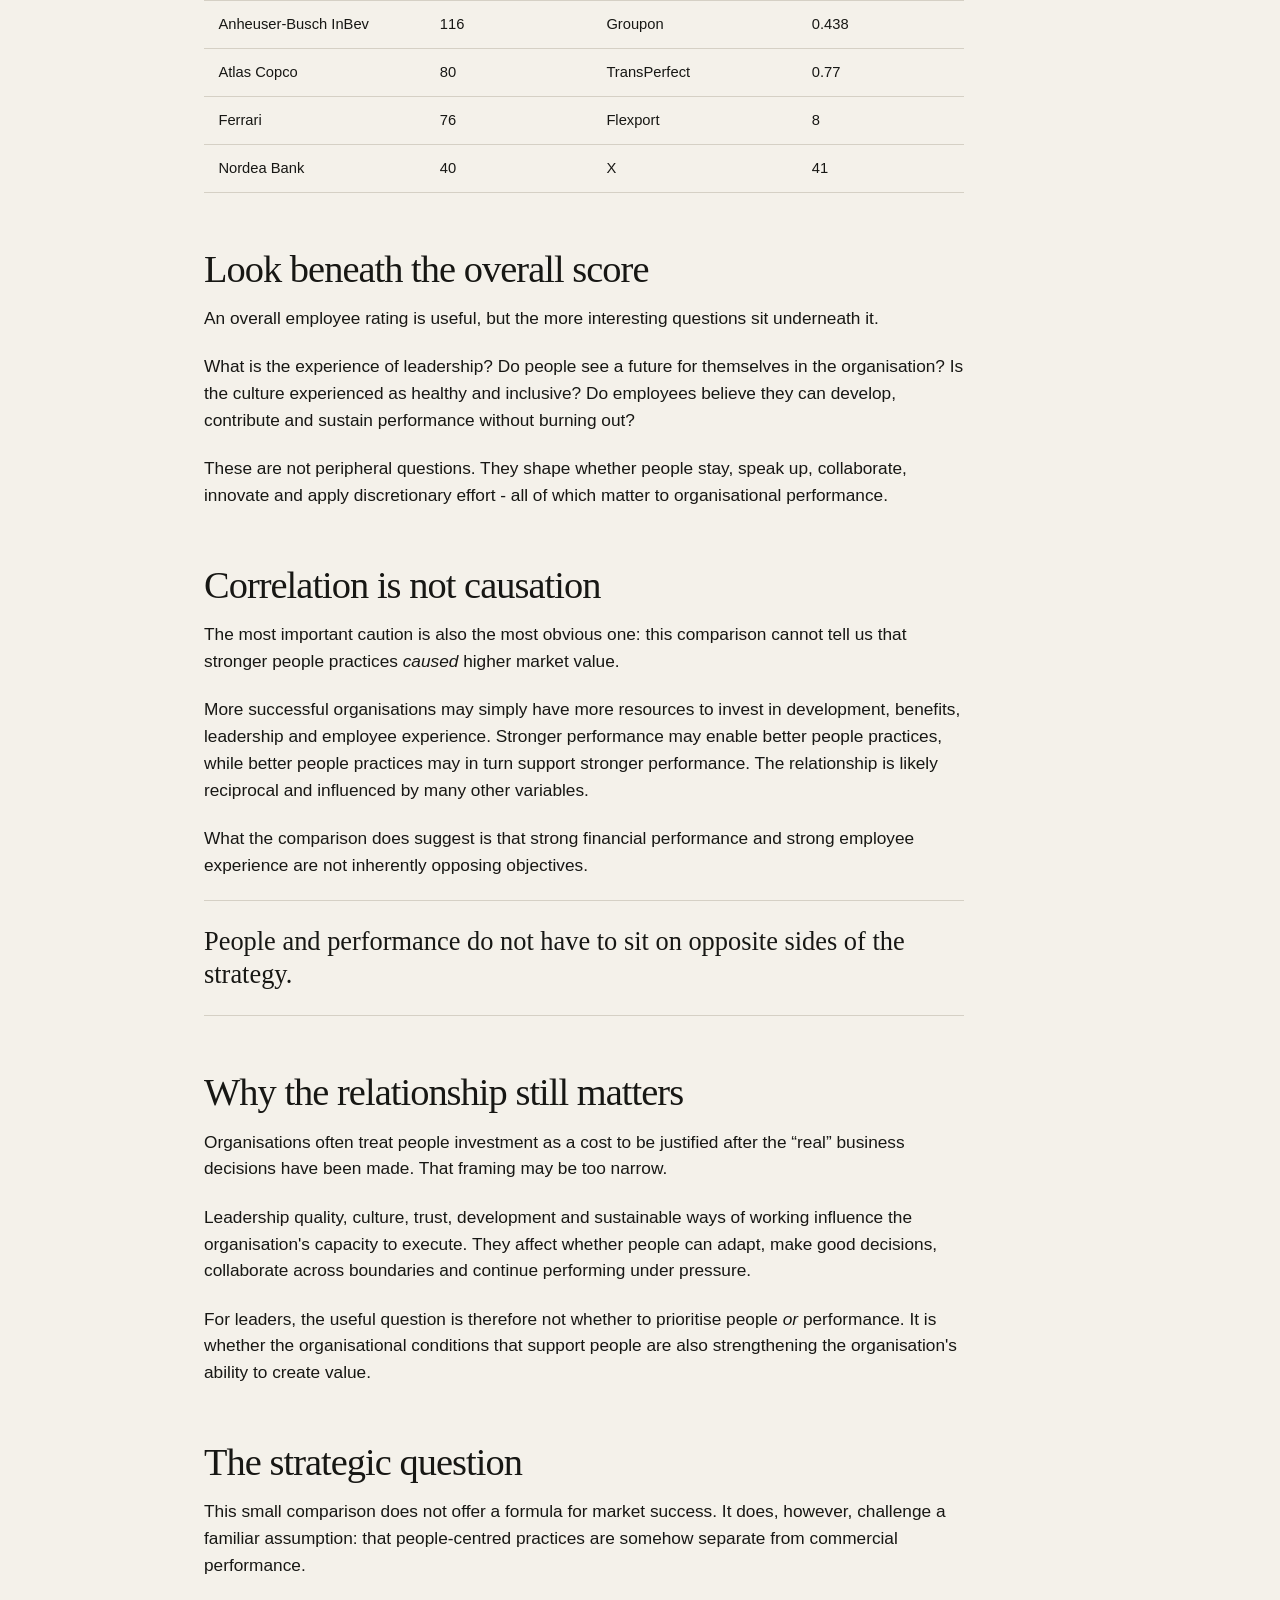
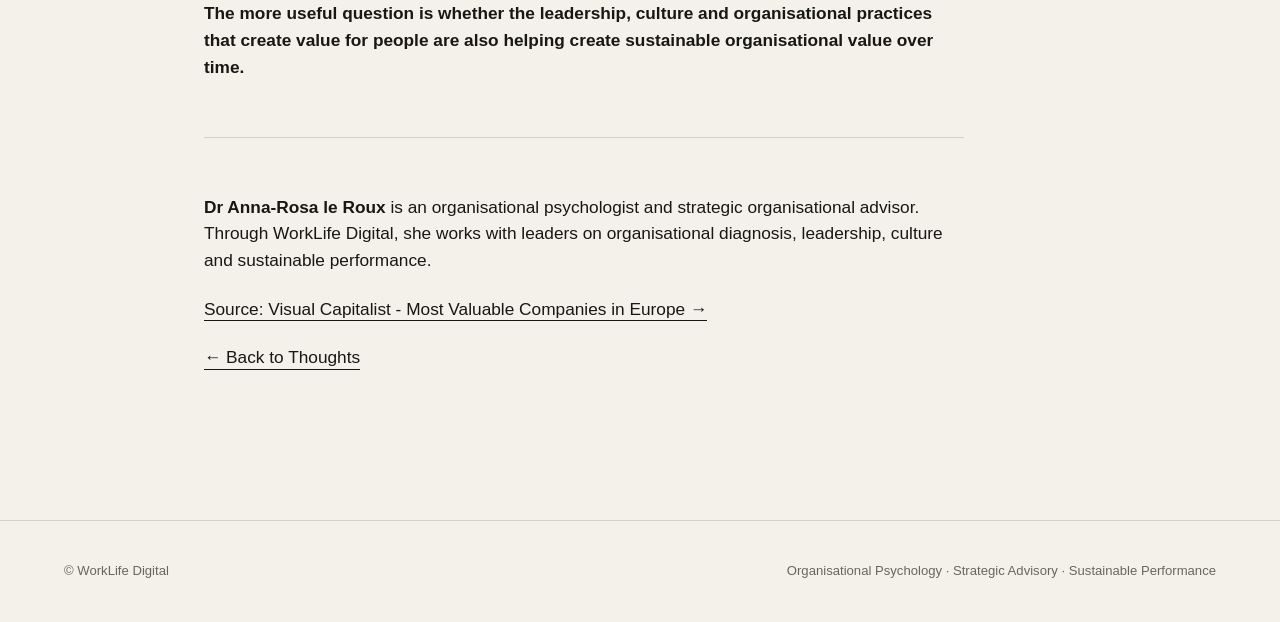
<file: europe-most-valuable-companies.html>
<!doctype html>
<html lang="en">
<head>
 <meta name="robots" content="noindex,nofollow">
 <meta charset="utf-8">
 <meta name="viewport" content="width=device-width,initial-scale=1">
 <meta name="description" content="An exploratory comparison of employee experience and market value across selected European companies.">
 <title>What do some of Europe’s most valuable companies have in common? | WorkLife Digital</title>
 <link rel="stylesheet" href="styles.css?v=20261003-3">
</head>
<body>
<header class="site-header"><a class="brand" href="index.html">WorkLife Digital</a><nav aria-label="Primary"><a href="index.html">Home</a><a href="products.html">Products</a><a href="references.html">Experience</a><a class="active" href="thoughts.html">Thoughts</a><a href="contact.html">Contact</a></nav></header>

<main>
<article class="article-page">
 <header class="article-header">
 <p class="eyebrow">Leadership · Performance · People-first</p>
 <h1>What do some of Europe’s most valuable companies have in common?</h1>
 <p class="lead">Exploring the relationship between employee experience and organisational value.</p>
 <p class="article-meta">27 May 2025 · Dr Anna-Rosa le Roux</p>
 </header>

 <div class="article-body">
 <p>When we talk about Europe's most valuable companies, market capitalisation usually takes centre stage. But financial value tells only part of the story.</p>

 <p>In an exploratory comparison of selected companies across major European economies, we looked at market capitalisation alongside employee-reported workplace experience. A pattern emerged: many of the higher-value companies in the sample also sat toward the stronger end of employee ratings.</p>

 <p>That does not prove that employee satisfaction creates market value. But it does raise an important strategic question: <strong>what if the leadership, culture and organisational practices that create value for people are also part of what helps organisations sustain value over time?</strong></p>

 <h2>The pattern we noticed</h2>

 <p>The comparison used market capitalisation data as of 15 April 2024 and employee ratings drawn from Glassdoor. At the higher-value end of the sample were companies such as Novo Nordisk, LVMH, ASML, SAP and Accenture. Their industries and business models differ substantially, yet employee ratings were generally stronger than those of the lower-market-cap comparison group.</p>

 <p>The sample is small and exploratory, so it should not be read as a causal model. It is better understood as a prompt for closer examination.</p>

 <div class="data-table-wrap">
 <table class="data-table">
 <thead>
 <tr><th>Higher market cap</th><th>Value (USD bn)</th><th>Lower market cap</th><th>Value (USD bn)</th></tr>
 </thead>
 <tbody>
 <tr><td>Novo Nordisk</td><td>562</td><td>Nordcloud</td><td>0.1</td></tr>
 <tr><td>LVMH</td><td>422</td><td>Vice Media</td><td>1</td></tr>
 <tr><td>ASML</td><td>382</td><td>Supermicro</td><td>45</td></tr>
 <tr><td>SAP</td><td>214</td><td>ICT Group</td><td>0.138</td></tr>
 <tr><td>Accenture</td><td>197</td><td>Forrester</td><td>0.35</td></tr>
 <tr><td>Inditex</td><td>147</td><td>DAZN</td><td>4.3</td></tr>
 <tr><td>Anheuser-Busch InBev</td><td>116</td><td>Groupon</td><td>0.438</td></tr>
 <tr><td>Atlas Copco</td><td>80</td><td>TransPerfect</td><td>0.77</td></tr>
 <tr><td>Ferrari</td><td>76</td><td>Flexport</td><td>8</td></tr>
 <tr><td>Nordea Bank</td><td>40</td><td>X</td><td>41</td></tr>
 </tbody>
 </table>
 </div>

 <h2>Look beneath the overall score</h2>

 <p>An overall employee rating is useful, but the more interesting questions sit underneath it.</p>

 <p>What is the experience of leadership? Do people see a future for themselves in the organisation? Is the culture experienced as healthy and inclusive? Do employees believe they can develop, contribute and sustain performance without burning out?</p>

 <p>These are not peripheral questions. They shape whether people stay, speak up, collaborate, innovate and apply discretionary effort - all of which matter to organisational performance.</p>

 <h2>Correlation is not causation</h2>

 <p>The most important caution is also the most obvious one: this comparison cannot tell us that stronger people practices <em>caused</em> higher market value.</p>

 <p>More successful organisations may simply have more resources to invest in development, benefits, leadership and employee experience. Stronger performance may enable better people practices, while better people practices may in turn support stronger performance. The relationship is likely reciprocal and influenced by many other variables.</p>

 <p>What the comparison does suggest is that strong financial performance and strong employee experience are not inherently opposing objectives.</p>

 <p class="pull-quote">People and performance do not have to sit on opposite sides of the strategy.</p>

 <h2>Why the relationship still matters</h2>

 <p>Organisations often treat people investment as a cost to be justified after the “real” business decisions have been made. That framing may be too narrow.</p>

 <p>Leadership quality, culture, trust, development and sustainable ways of working influence the organisation's capacity to execute. They affect whether people can adapt, make good decisions, collaborate across boundaries and continue performing under pressure.</p>

 <p>For leaders, the useful question is therefore not whether to prioritise people <em>or</em> performance. It is whether the organisational conditions that support people are also strengthening the organisation's ability to create value.</p>

 <h2>The strategic question</h2>

 <p>This small comparison does not offer a formula for market success. It does, however, challenge a familiar assumption: that people-centred practices are somehow separate from commercial performance.</p>

 <p><strong>The more useful question is whether the leadership, culture and organisational practices that create value for people are also helping create sustainable organisational value over time.</strong></p>

 <hr>

 <p><strong>Dr Anna-Rosa le Roux</strong> is an organisational psychologist and strategic organisational advisor. Through WorkLife Digital, she works with leaders on organisational diagnosis, leadership, culture and sustainable performance.</p>

 <p><a class="text-link" href="https://www.visualcapitalist.com/most-valuable-companies-europe/" target="_blank" rel="noopener">Source: Visual Capitalist - Most Valuable Companies in Europe →</a></p>
 <p><a class="text-link" href="thoughts.html">← Back to Thoughts</a></p>
 </div>
</article>
</main>

<footer><span>© WorkLife Digital</span><span>Organisational Psychology · Strategic Advisory · Sustainable Performance</span></footer>
</body>
</html>
</file>
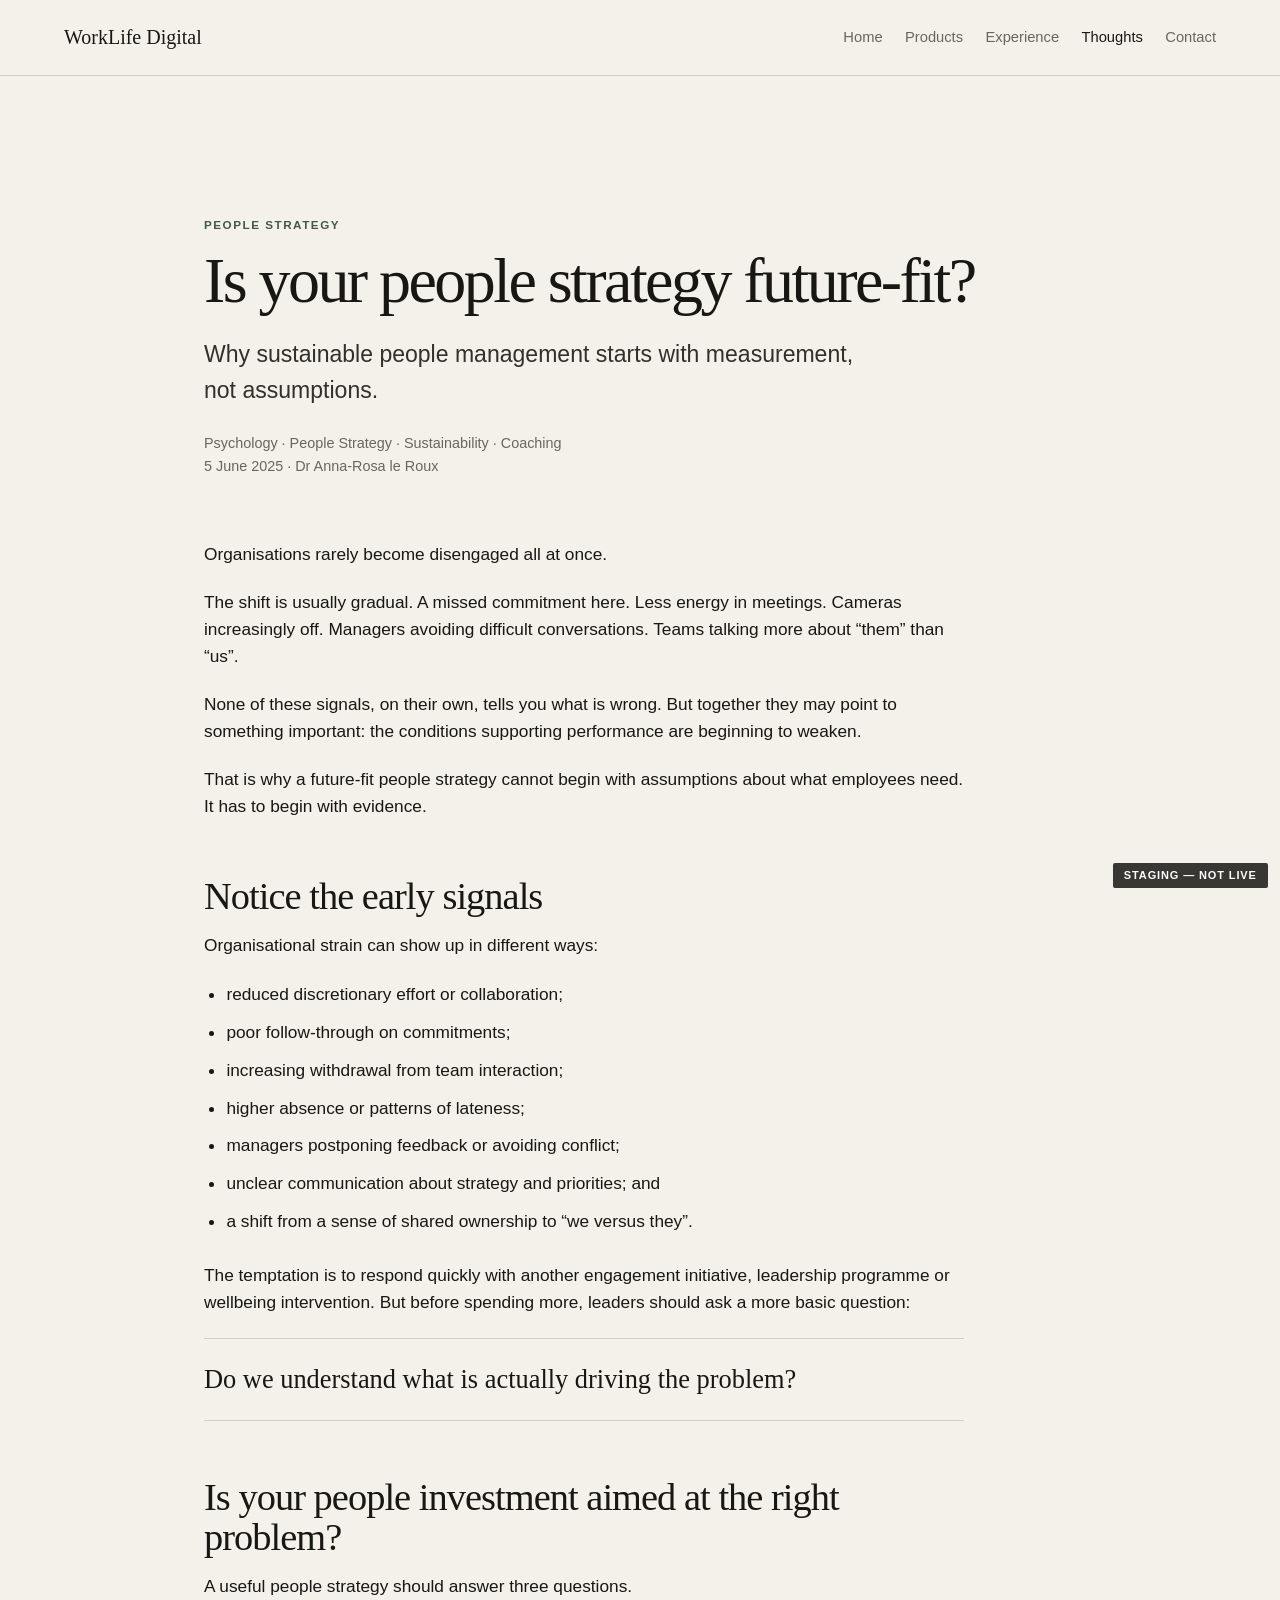
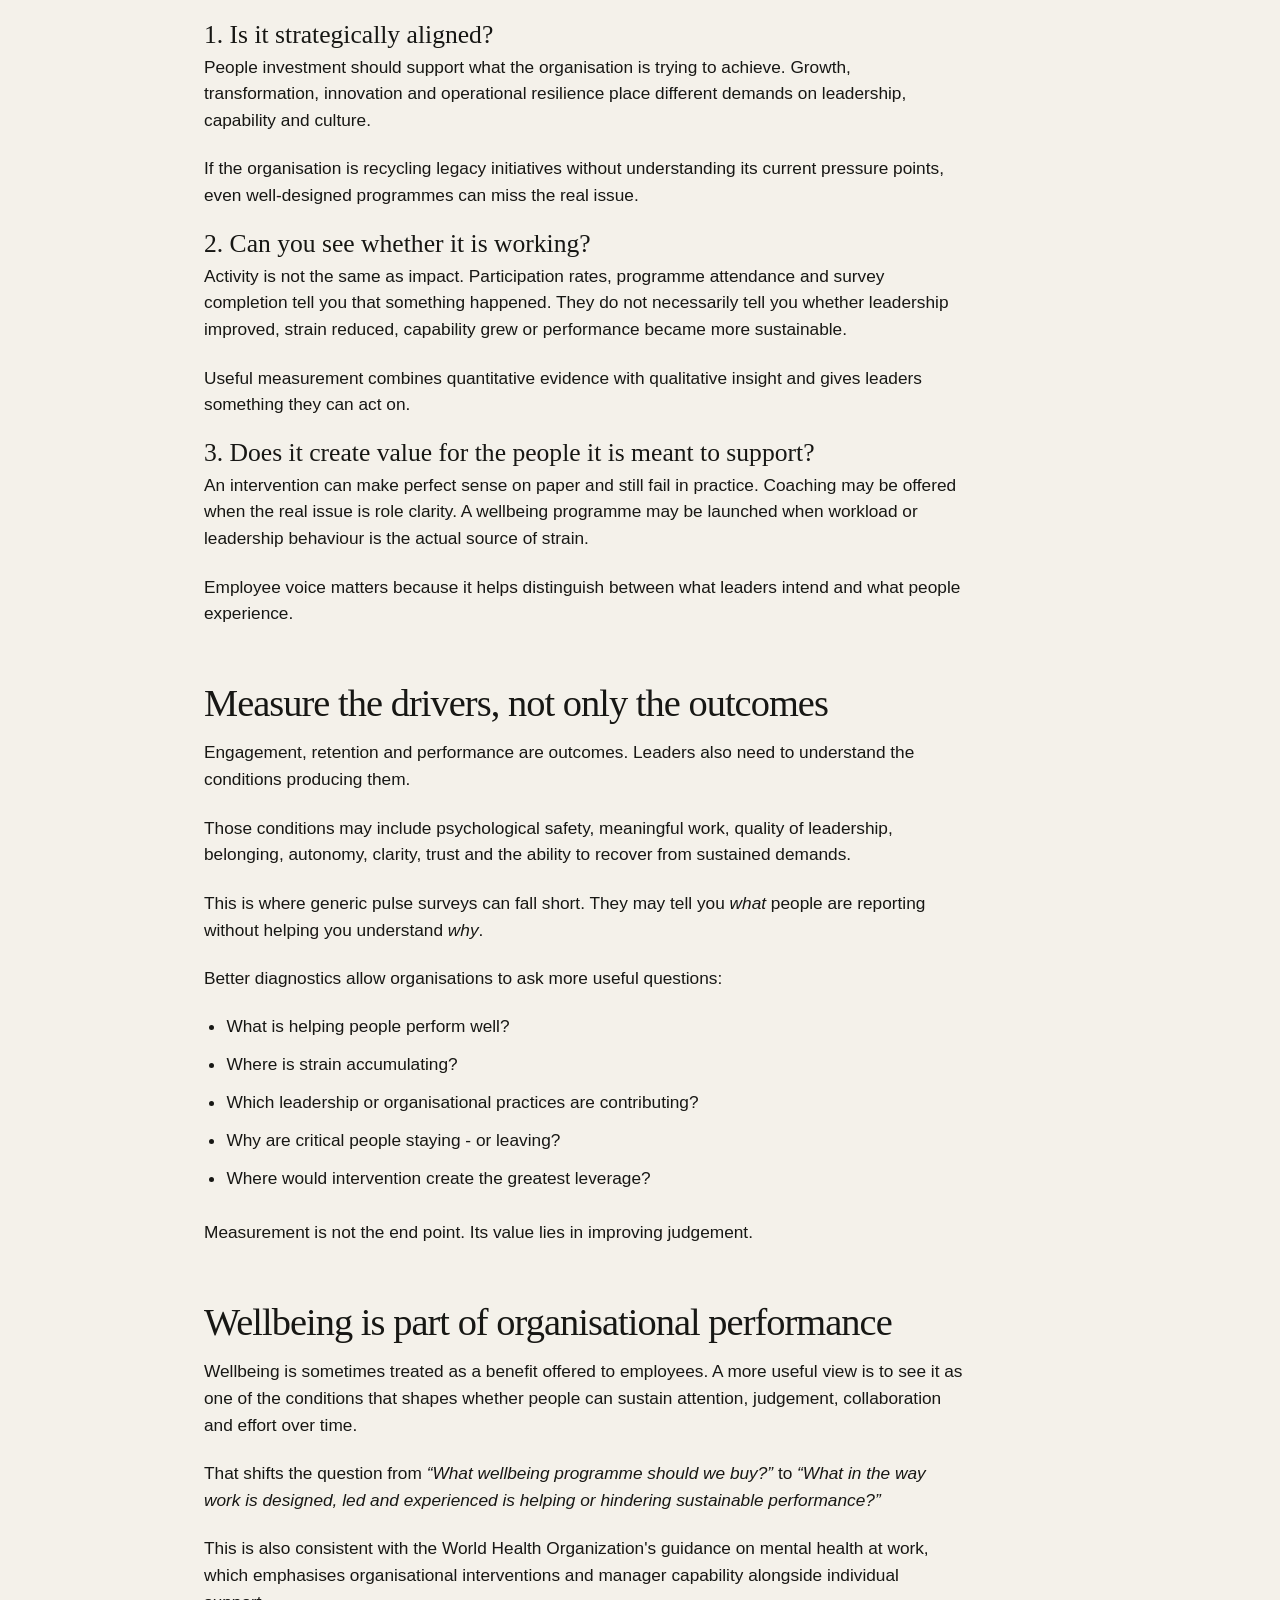
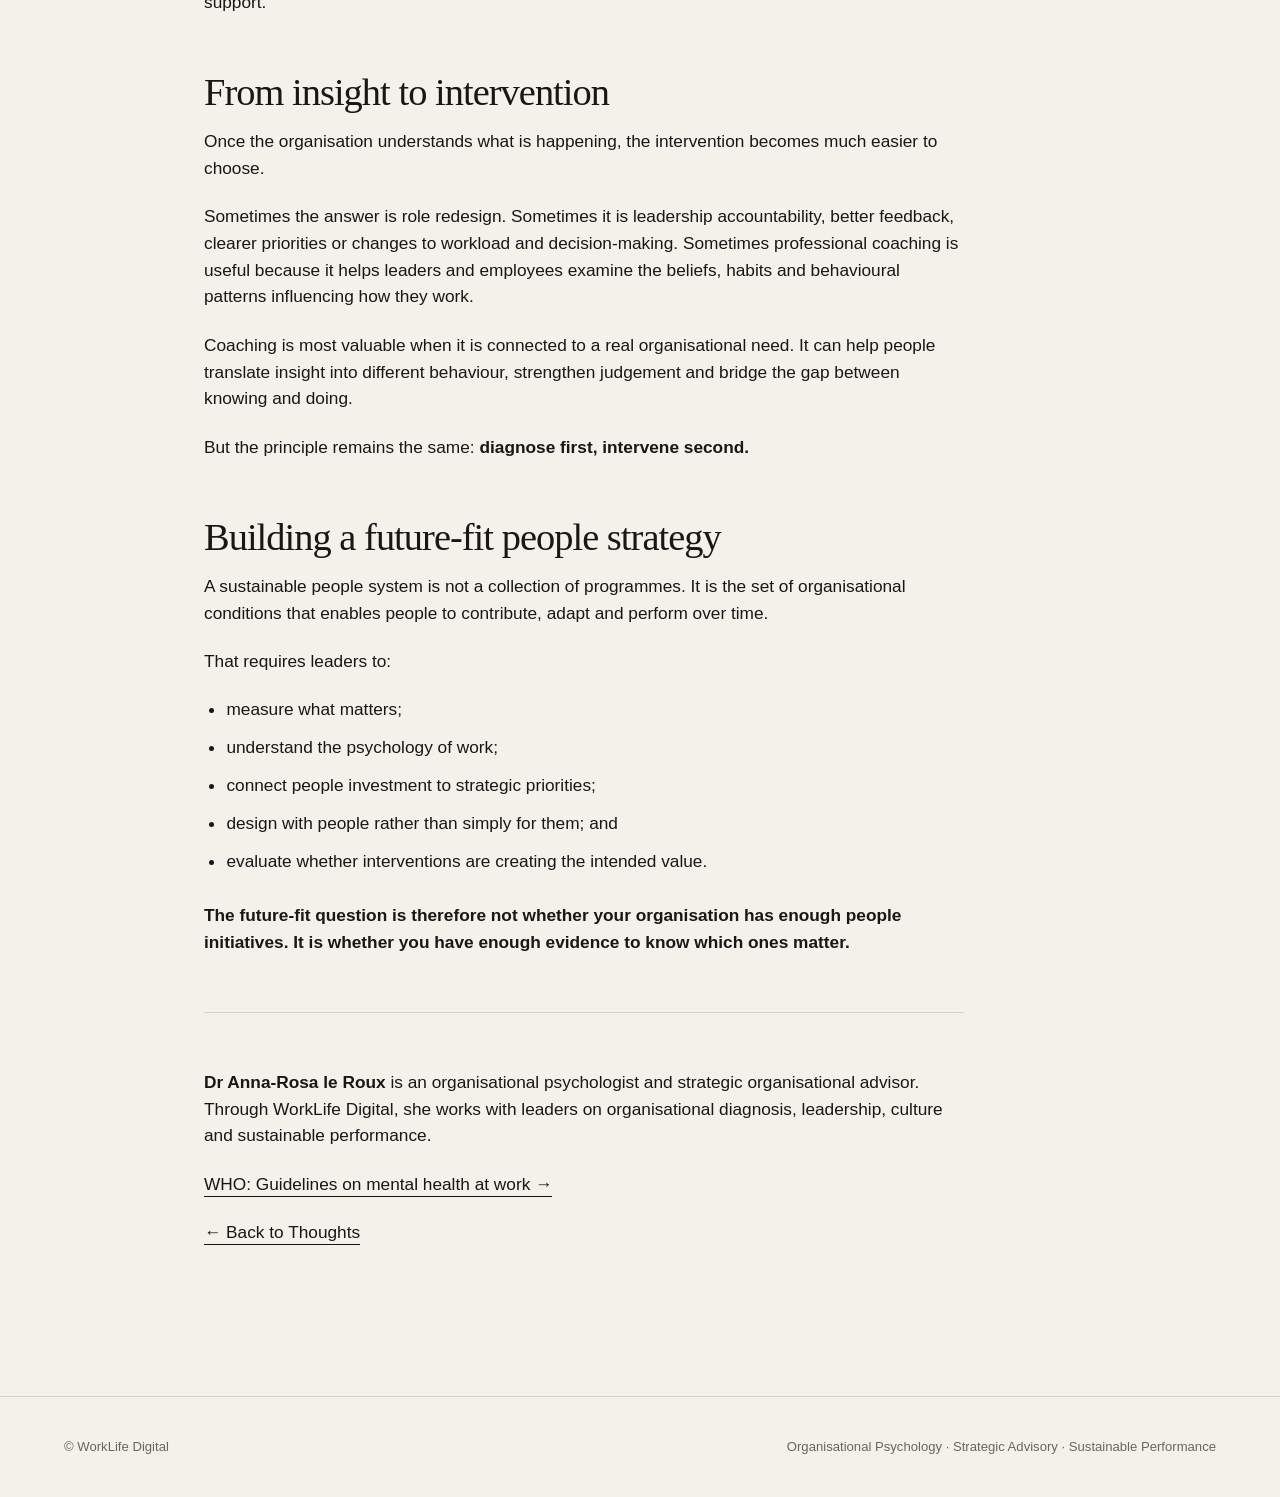
<file: future-fit-people-strategy.html>
<!doctype html>
<html lang="en">
<head>
 <meta name="robots" content="noindex,nofollow">
 <meta charset="utf-8">
 <meta name="viewport" content="width=device-width,initial-scale=1">
 <meta name="description" content="Why sustainable people management starts with measurement, not assumptions.">
 <title>Is your people strategy future-fit? | WorkLife Digital</title>
 <link rel="stylesheet" href="styles.css?v=20261003-3">
</head>
<body>
<header class="site-header"><a class="brand" href="index.html">WorkLife Digital</a><nav aria-label="Primary"><a href="index.html">Home</a><a href="products.html">Products</a><a href="references.html">Experience</a><a class="active" href="thoughts.html">Thoughts</a><a href="contact.html">Contact</a></nav></header>

<main>
<article class="article-page">
 <header class="article-header">
 <p class="eyebrow">People strategy</p>
 <h1>Is your people strategy future-fit?</h1>
 <p class="lead">Why sustainable people management starts with measurement, not assumptions.</p>
 <p class="article-meta">Psychology · People Strategy · Sustainability · Coaching<br>5 June 2025 · Dr Anna-Rosa le Roux</p>
 </header>

 <div class="article-body">
 <p>Organisations rarely become disengaged all at once.</p>

 <p>The shift is usually gradual. A missed commitment here. Less energy in meetings. Cameras increasingly off. Managers avoiding difficult conversations. Teams talking more about “them” than “us”.</p>

 <p>None of these signals, on their own, tells you what is wrong. But together they may point to something important: the conditions supporting performance are beginning to weaken.</p>

 <p>That is why a future-fit people strategy cannot begin with assumptions about what employees need. It has to begin with evidence.</p>

 <h2>Notice the early signals</h2>

 <p>Organisational strain can show up in different ways:</p>

 <ul>
 <li>reduced discretionary effort or collaboration;</li>
 <li>poor follow-through on commitments;</li>
 <li>increasing withdrawal from team interaction;</li>
 <li>higher absence or patterns of lateness;</li>
 <li>managers postponing feedback or avoiding conflict;</li>
 <li>unclear communication about strategy and priorities; and</li>
 <li>a shift from a sense of shared ownership to “we versus they”.</li>
 </ul>

 <p>The temptation is to respond quickly with another engagement initiative, leadership programme or wellbeing intervention. But before spending more, leaders should ask a more basic question:</p>

 <p class="pull-quote">Do we understand what is actually driving the problem?</p>

 <h2>Is your people investment aimed at the right problem?</h2>

 <p>A useful people strategy should answer three questions.</p>

 <h3>1. Is it strategically aligned?</h3>

 <p>People investment should support what the organisation is trying to achieve. Growth, transformation, innovation and operational resilience place different demands on leadership, capability and culture.</p>

 <p>If the organisation is recycling legacy initiatives without understanding its current pressure points, even well-designed programmes can miss the real issue.</p>

 <h3>2. Can you see whether it is working?</h3>

 <p>Activity is not the same as impact. Participation rates, programme attendance and survey completion tell you that something happened. They do not necessarily tell you whether leadership improved, strain reduced, capability grew or performance became more sustainable.</p>

 <p>Useful measurement combines quantitative evidence with qualitative insight and gives leaders something they can act on.</p>

 <h3>3. Does it create value for the people it is meant to support?</h3>

 <p>An intervention can make perfect sense on paper and still fail in practice. Coaching may be offered when the real issue is role clarity. A wellbeing programme may be launched when workload or leadership behaviour is the actual source of strain.</p>

 <p>Employee voice matters because it helps distinguish between what leaders intend and what people experience.</p>

 <h2>Measure the drivers, not only the outcomes</h2>

 <p>Engagement, retention and performance are outcomes. Leaders also need to understand the conditions producing them.</p>

 <p>Those conditions may include psychological safety, meaningful work, quality of leadership, belonging, autonomy, clarity, trust and the ability to recover from sustained demands.</p>

 <p>This is where generic pulse surveys can fall short. They may tell you <em>what</em> people are reporting without helping you understand <em>why</em>.</p>

 <p>Better diagnostics allow organisations to ask more useful questions:</p>

 <ul>
 <li>What is helping people perform well?</li>
 <li>Where is strain accumulating?</li>
 <li>Which leadership or organisational practices are contributing?</li>
 <li>Why are critical people staying - or leaving?</li>
 <li>Where would intervention create the greatest leverage?</li>
 </ul>

 <p>Measurement is not the end point. Its value lies in improving judgement.</p>

 <h2>Wellbeing is part of organisational performance</h2>

 <p>Wellbeing is sometimes treated as a benefit offered to employees. A more useful view is to see it as one of the conditions that shapes whether people can sustain attention, judgement, collaboration and effort over time.</p>

 <p>That shifts the question from <em>“What wellbeing programme should we buy?”</em> to <em>“What in the way work is designed, led and experienced is helping or hindering sustainable performance?”</em></p>

 <p>This is also consistent with the World Health Organization's guidance on mental health at work, which emphasises organisational interventions and manager capability alongside individual support.</p>

 <h2>From insight to intervention</h2>

 <p>Once the organisation understands what is happening, the intervention becomes much easier to choose.</p>

 <p>Sometimes the answer is role redesign. Sometimes it is leadership accountability, better feedback, clearer priorities or changes to workload and decision-making. Sometimes professional coaching is useful because it helps leaders and employees examine the beliefs, habits and behavioural patterns influencing how they work.</p>

 <p>Coaching is most valuable when it is connected to a real organisational need. It can help people translate insight into different behaviour, strengthen judgement and bridge the gap between knowing and doing.</p>

 <p>But the principle remains the same: <strong>diagnose first, intervene second.</strong></p>

 <h2>Building a future-fit people strategy</h2>

 <p>A sustainable people system is not a collection of programmes. It is the set of organisational conditions that enables people to contribute, adapt and perform over time.</p>

 <p>That requires leaders to:</p>

 <ul>
 <li>measure what matters;</li>
 <li>understand the psychology of work;</li>
 <li>connect people investment to strategic priorities;</li>
 <li>design with people rather than simply for them; and</li>
 <li>evaluate whether interventions are creating the intended value.</li>
 </ul>

 <p><strong>The future-fit question is therefore not whether your organisation has enough people initiatives. It is whether you have enough evidence to know which ones matter.</strong></p>

 <hr>

 <p><strong>Dr Anna-Rosa le Roux</strong> is an organisational psychologist and strategic organisational advisor. Through WorkLife Digital, she works with leaders on organisational diagnosis, leadership, culture and sustainable performance.</p>

 <p><a class="text-link" href="https://www.who.int/publications/i/item/9789240053052" target="_blank" rel="noopener">WHO: Guidelines on mental health at work →</a></p>
 <p><a class="text-link" href="thoughts.html">← Back to Thoughts</a></p>
 </div>
</article>
</main>

<footer><span>© WorkLife Digital</span><span>Organisational Psychology · Strategic Advisory · Sustainable Performance</span></footer>
</body>
</html>
</file>
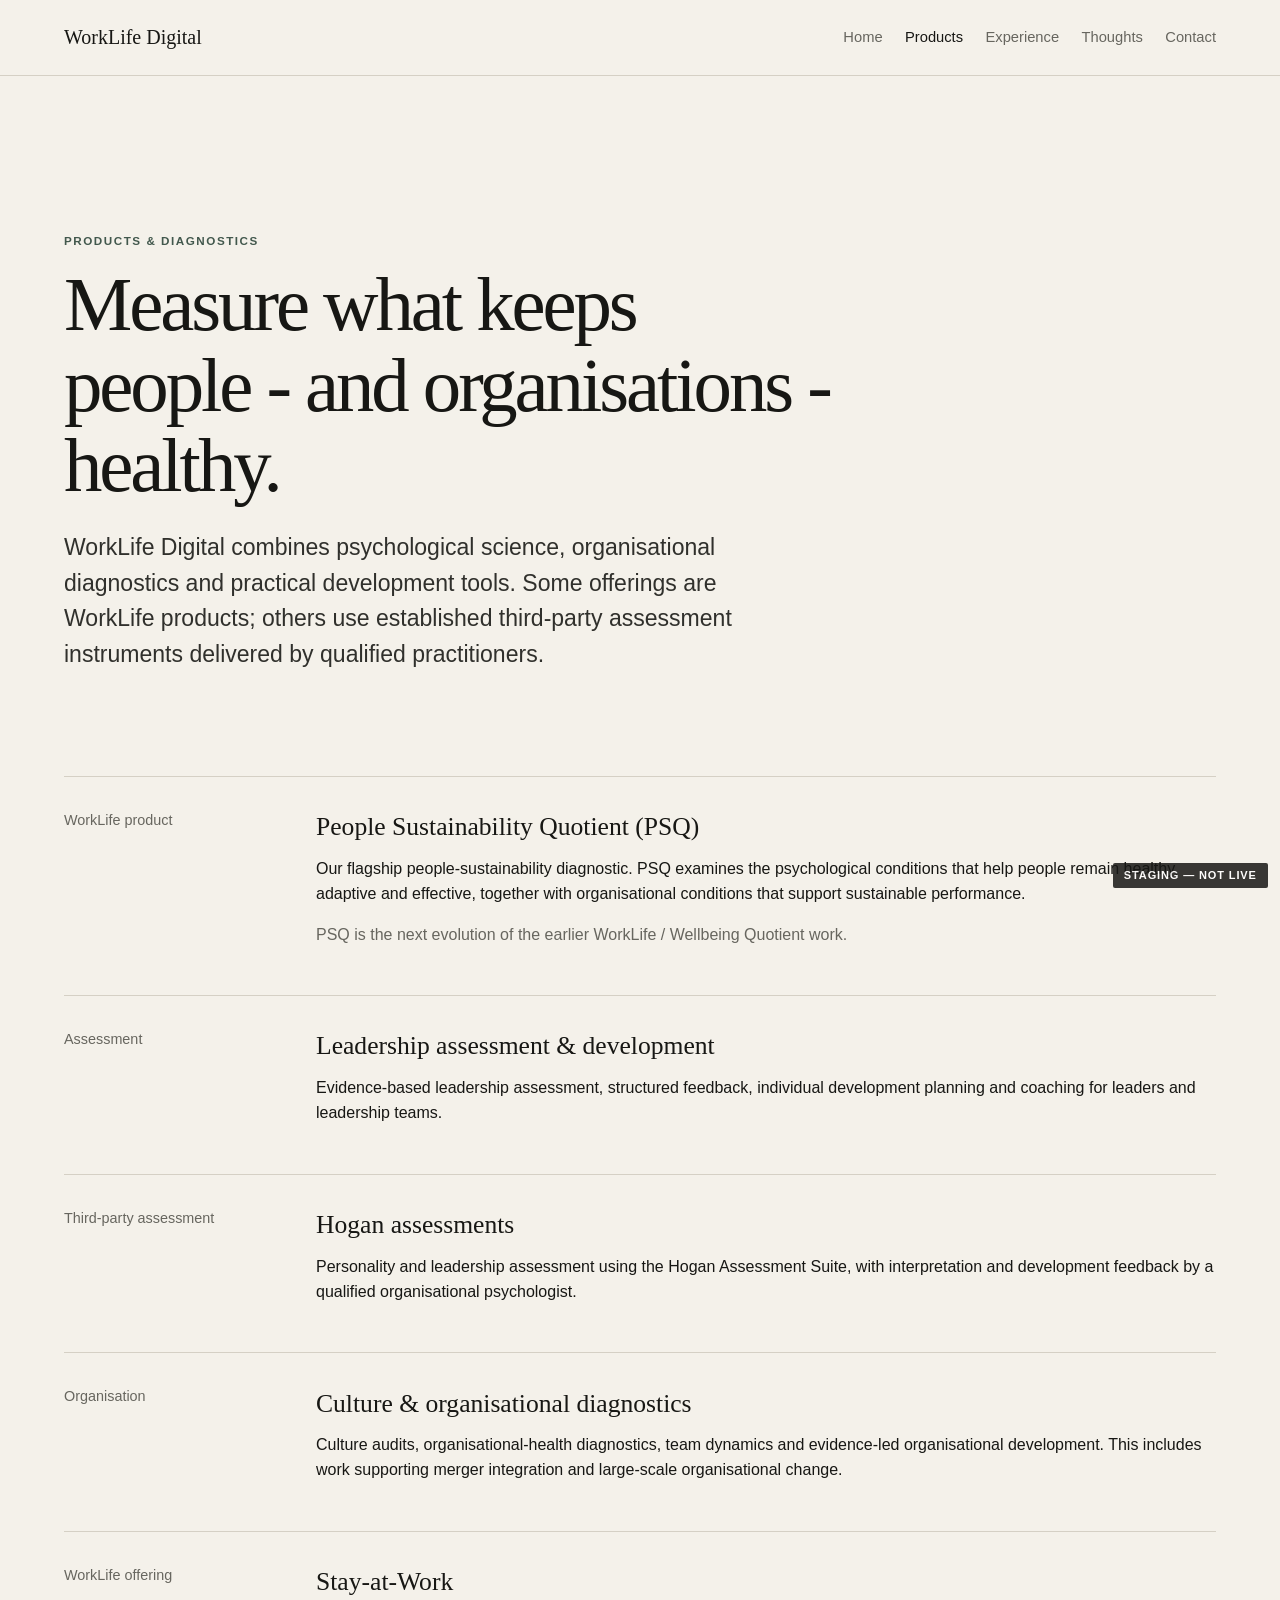
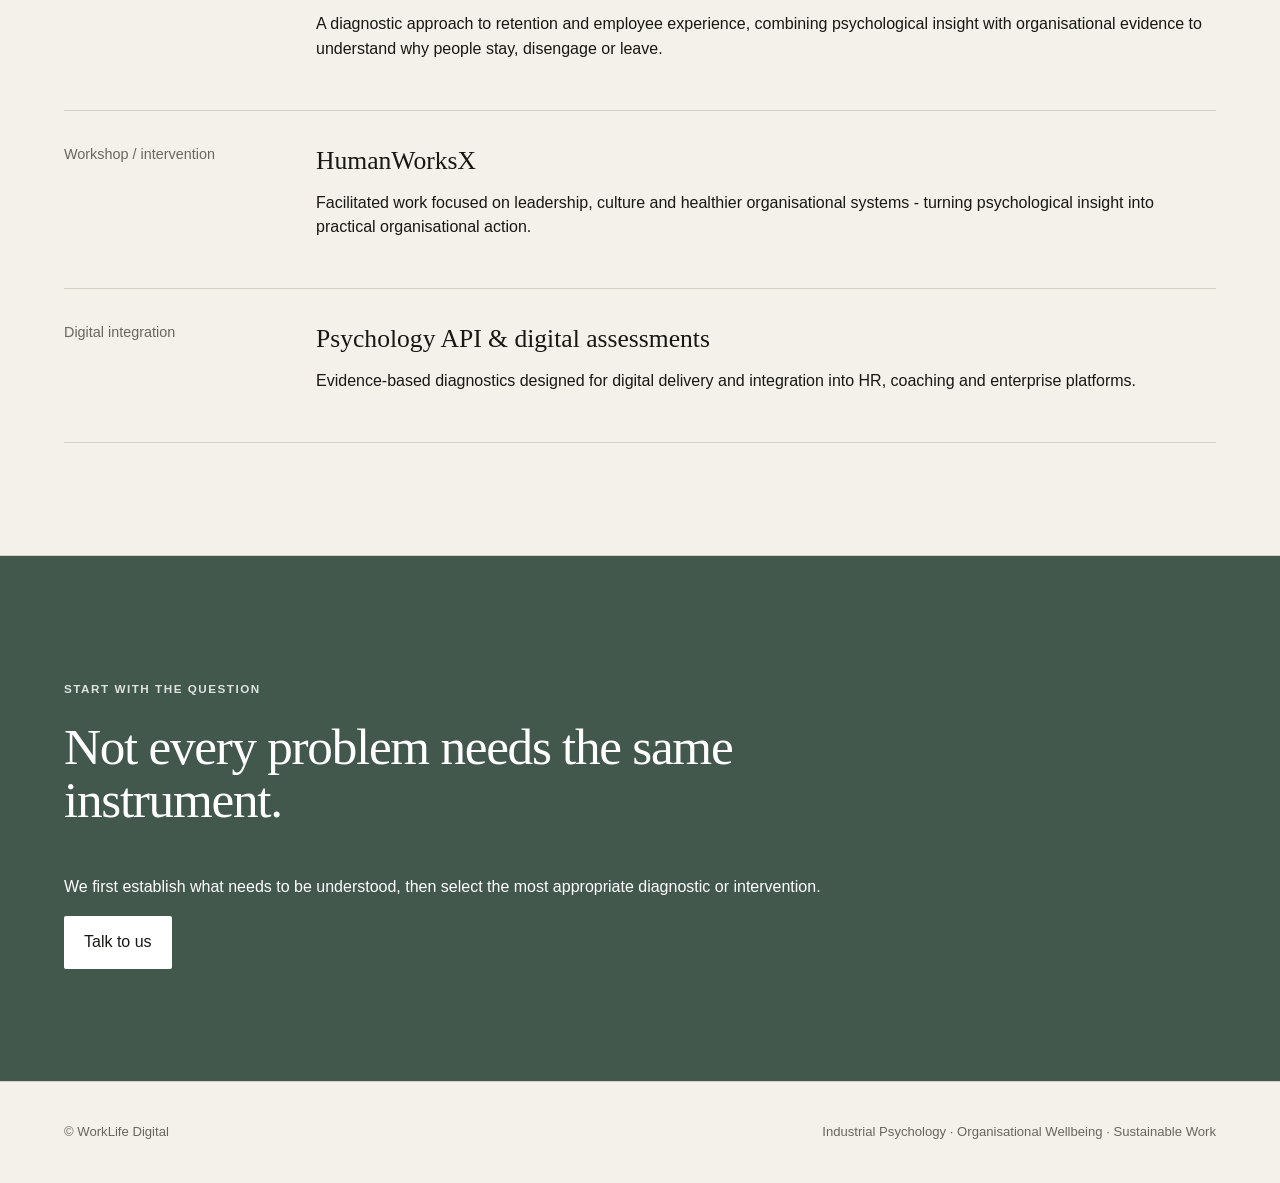
<file: products.html>
<!doctype html>
<html lang="en">
<head>
 <meta name="robots" content="noindex,nofollow">
 <meta charset="utf-8"><meta name="viewport" content="width=device-width,initial-scale=1">
 <meta name="description" content="Evidence-based psychology products and assessment services from WorkLife Digital.">
 <title>Products | WorkLife Digital</title><link rel="stylesheet" href="styles.css">
</head>
<body>
<header class="site-header"><a class="brand" href="index.html">WorkLife Digital</a><nav aria-label="Primary"><a href="index.html">Home</a><a class="active" href="products.html">Products</a><a href="references.html">Experience</a><a href="thoughts.html">Thoughts</a><a href="contact.html">Contact</a></nav></header>
<main>
<section class="page-intro"><p class="eyebrow">Products & diagnostics</p><h1>Measure what keeps people - and organisations - healthy.</h1><p class="lead">WorkLife Digital combines psychological science, organisational diagnostics and practical development tools. Some offerings are WorkLife products; others use established third-party assessment instruments delivered by qualified practitioners.</p></section>
<section class="list">
 <article><div class="meta">WorkLife product</div><div><h3>People Sustainability Quotient (PSQ)</h3><p>Our flagship people-sustainability diagnostic. PSQ examines the psychological conditions that help people remain healthy, adaptive and effective, together with organisational conditions that support sustainable performance.</p><p class="product-note">PSQ is the next evolution of the earlier WorkLife / Wellbeing Quotient work.</p></div></article>
 <article><div class="meta">Assessment</div><div><h3>Leadership assessment & development</h3><p>Evidence-based leadership assessment, structured feedback, individual development planning and coaching for leaders and leadership teams.</p></div></article>
 <article><div class="meta">Third-party assessment</div><div><h3>Hogan assessments</h3><p>Personality and leadership assessment using the Hogan Assessment Suite, with interpretation and development feedback by a qualified organisational psychologist.</p></div></article>
 <article><div class="meta">Organisation</div><div><h3>Culture & organisational diagnostics</h3><p>Culture audits, organisational-health diagnostics, team dynamics and evidence-led organisational development. This includes work supporting merger integration and large-scale organisational change.</p></div></article>
 <article><div class="meta">WorkLife offering</div><div><h3>Stay-at-Work</h3><p>A diagnostic approach to retention and employee experience, combining psychological insight with organisational evidence to understand why people stay, disengage or leave.</p></div></article>
 <article><div class="meta">Workshop / intervention</div><div><h3>HumanWorksX</h3><p>Facilitated work focused on leadership, culture and healthier organisational systems - turning psychological insight into practical organisational action.</p></div></article>
 <article><div class="meta">Digital integration</div><div><h3>Psychology API & digital assessments</h3><p>Evidence-based diagnostics designed for digital delivery and integration into HR, coaching and enterprise platforms.</p></div></article>
</section>
<section class="cta section"><p class="eyebrow">Start with the question</p><h2>Not every problem needs the same instrument.</h2><p>We first establish what needs to be understood, then select the most appropriate diagnostic or intervention.</p><a class="button light" href="contact.html">Talk to us</a></section>
</main>
<footer><span>© WorkLife Digital</span><span>Industrial Psychology · Organisational Wellbeing · Sustainable Work</span></footer>
</body></html>
</file>
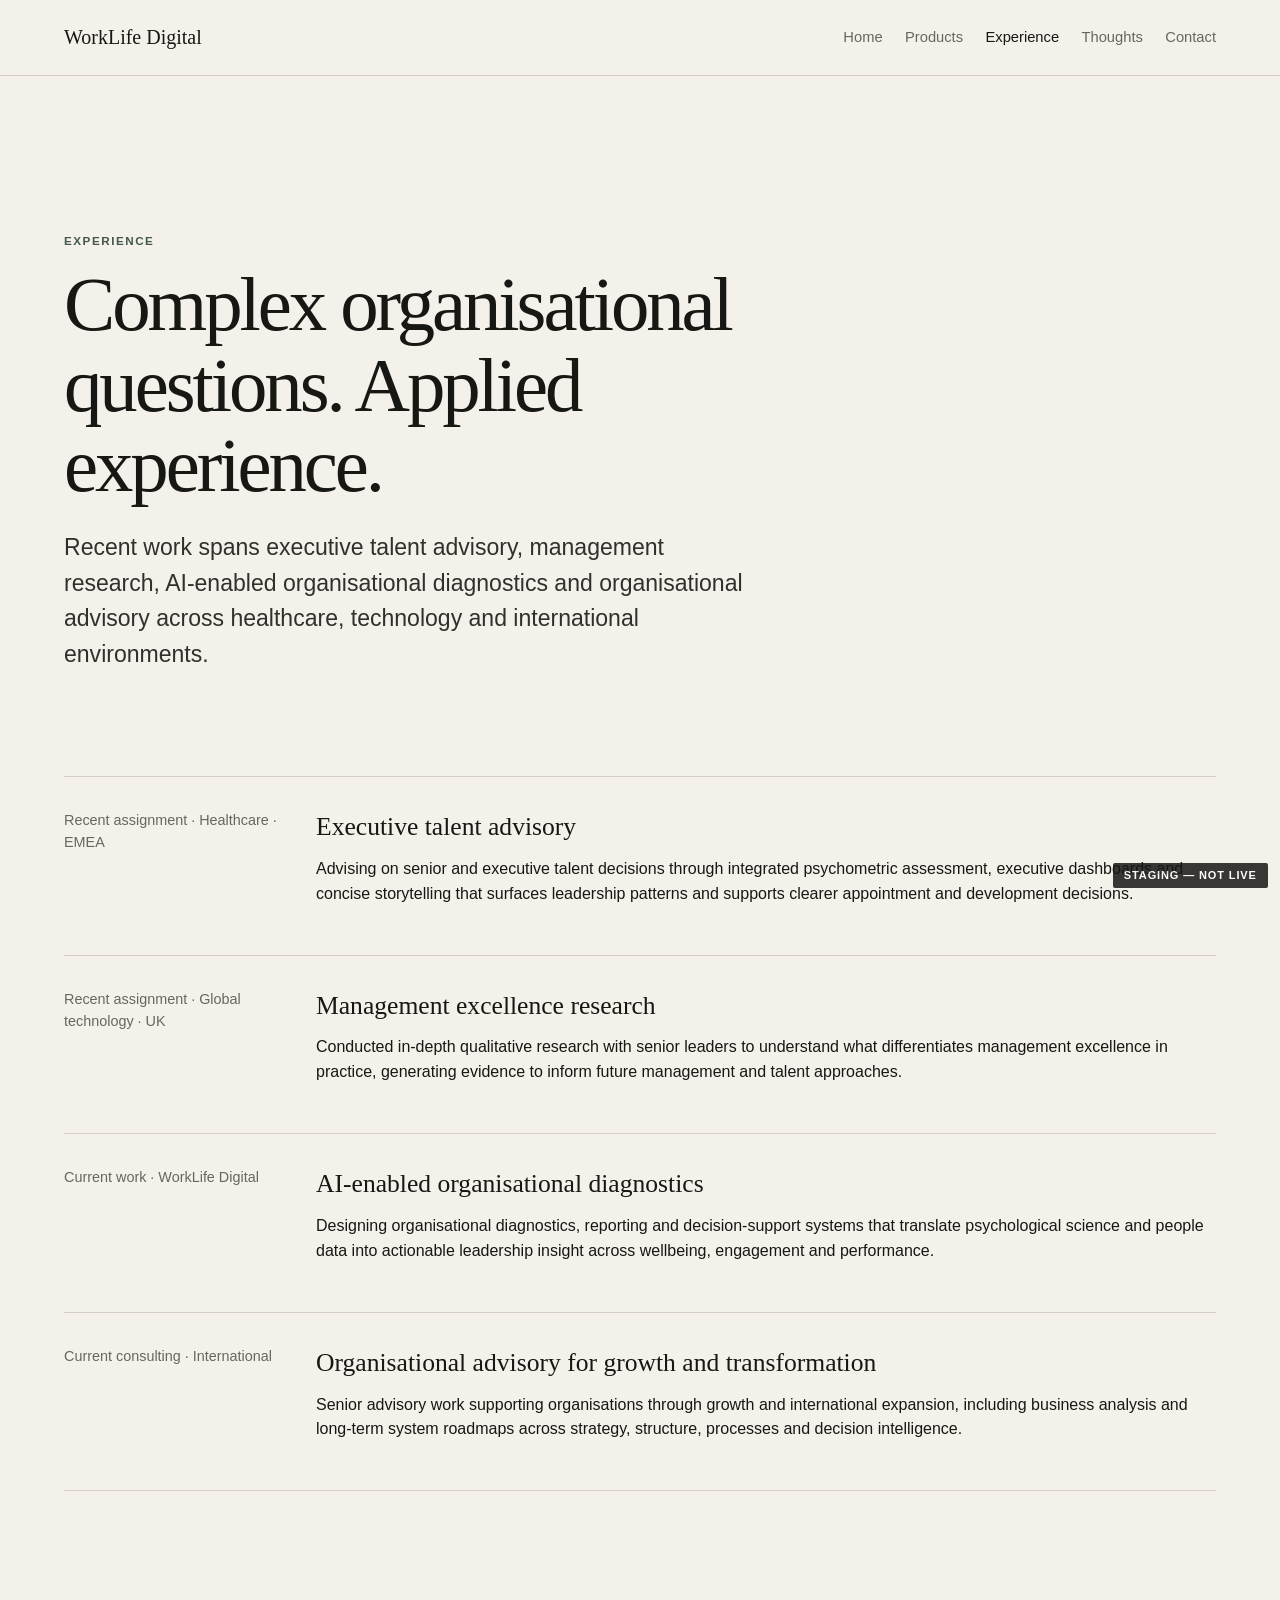
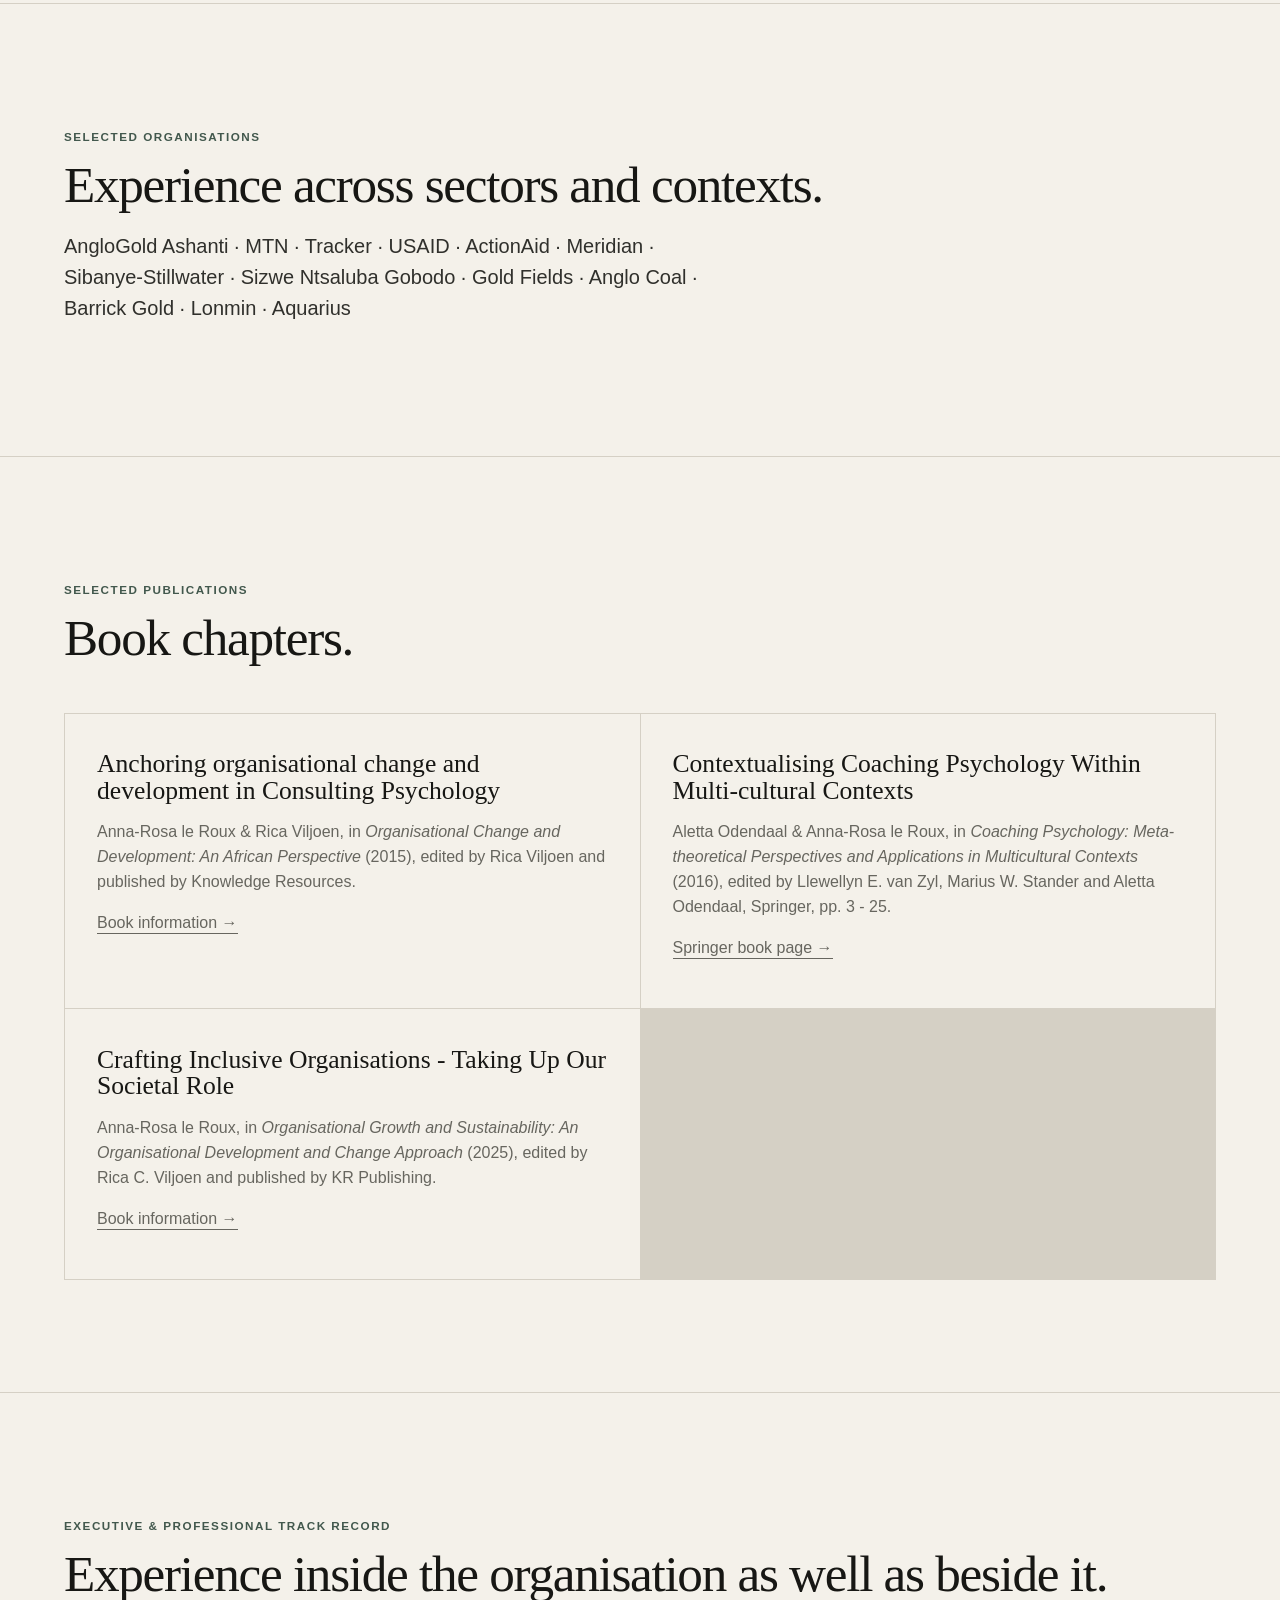
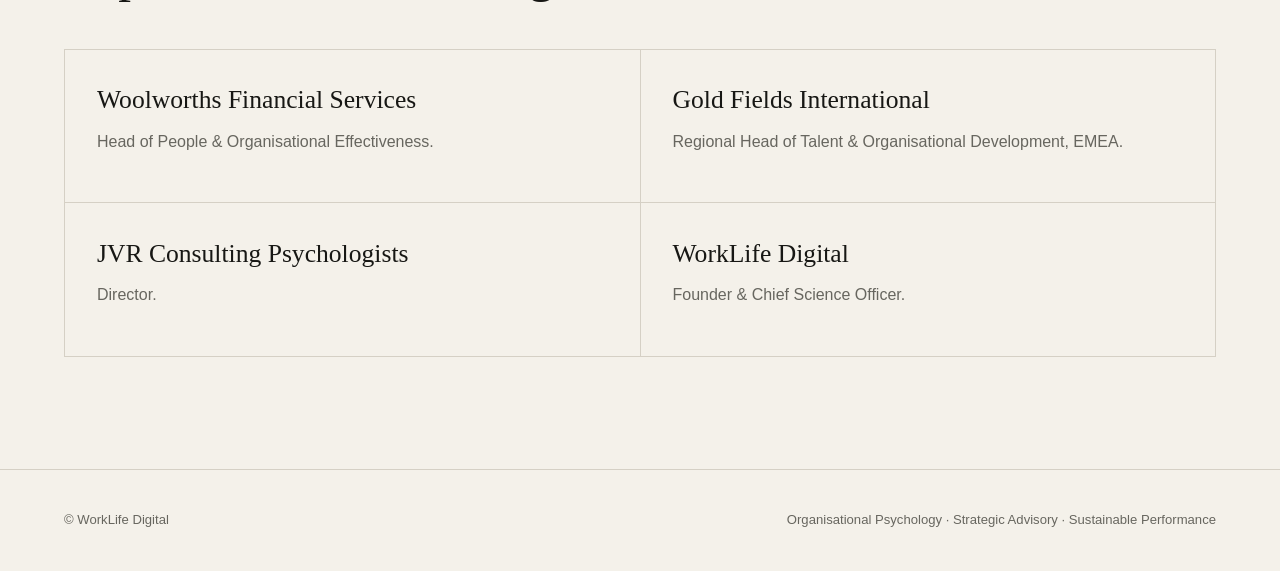
<file: references.html>
<!doctype html>
<html lang="en">
<head>
 <meta name="robots" content="noindex,nofollow">
 <meta charset="utf-8"><meta name="viewport" content="width=device-width,initial-scale=1">
 <meta name="description" content="Selected recent work, professional experience and publications of Dr. Anna-Rosa le Roux.">
 <title>Experience | WorkLife Digital</title><link rel="stylesheet" href="styles.css?v=20261003-2">
</head>
<body>
<header class="site-header"><a class="brand" href="index.html">WorkLife Digital</a><nav aria-label="Primary"><a href="index.html">Home</a><a href="products.html">Products</a><a class="active" href="references.html">Experience</a><a href="thoughts.html">Thoughts</a><a href="contact.html">Contact</a></nav></header>
<main>
<section class="page-intro">
 <p class="eyebrow">Experience</p>
 <h1>Complex organisational questions. Applied experience.</h1>
 <p class="lead">Recent work spans executive talent advisory, management research, AI-enabled organisational diagnostics and organisational advisory across healthcare, technology and international environments.</p>
</section>

<section class="list">
 <article>
 <div class="meta">Recent assignment · Healthcare · EMEA</div>
 <div><h3>Executive talent advisory</h3><p>Advising on senior and executive talent decisions through integrated psychometric assessment, executive dashboards and concise storytelling that surfaces leadership patterns and supports clearer appointment and development decisions.</p></div>
 </article>
 <article>
 <div class="meta">Recent assignment · Global technology · UK</div>
 <div><h3>Management excellence research</h3><p>Conducted in-depth qualitative research with senior leaders to understand what differentiates management excellence in practice, generating evidence to inform future management and talent approaches.</p></div>
 </article>
 <article>
 <div class="meta">Current work · WorkLife Digital</div>
 <div><h3>AI-enabled organisational diagnostics</h3><p>Designing organisational diagnostics, reporting and decision-support systems that translate psychological science and people data into actionable leadership insight across wellbeing, engagement and performance.</p></div>
 </article>
 <article>
 <div class="meta">Current consulting · International</div>
 <div><h3>Organisational advisory for growth and transformation</h3><p>Senior advisory work supporting organisations through growth and international expansion, including business analysis and long-term system roadmaps across strategy, structure, processes and decision intelligence.</p></div>
 </article>
</section>

<section class="section">
 <p class="eyebrow">Selected organisations</p>
 <h2>Experience across sectors and contexts.</h2>
 <p class="lead small">AngloGold Ashanti · MTN · Tracker · USAID · ActionAid · Meridian · Sibanye-Stillwater · Sizwe Ntsaluba Gobodo · Gold Fields · Anglo Coal · Barrick Gold · Lonmin · Aquarius</p>
</section>

<section class="section">
 <p class="eyebrow">Selected publications</p>
 <h2>Book chapters.</h2>
 <div class="career-grid">
 <article>
 <h3>Anchoring organisational change and development in Consulting Psychology</h3>
 <p>Anna-Rosa le Roux &amp; Rica Viljoen, in <em>Organisational Change and Development: An African Perspective</em> (2015), edited by Rica Viljoen and published by Knowledge Resources.</p>
 <p><a class="text-link" href="https://kr.co.za/product/organisational-change-development-an-african-perspective/" target="_blank" rel="noopener">Book information →</a></p>
 </article>
 <article>
 <h3>Contextualising Coaching Psychology Within Multi-cultural Contexts</h3>
 <p>Aletta Odendaal &amp; Anna-Rosa le Roux, in <em>Coaching Psychology: Meta-theoretical Perspectives and Applications in Multicultural Contexts</em> (2016), edited by Llewellyn E. van Zyl, Marius W. Stander and Aletta Odendaal, Springer, pp. 3 - 25.</p>
 <p><a class="text-link" href="https://link.springer.com/book/10.1007/978-3-319-31012-1" target="_blank" rel="noopener">Springer book page →</a></p>
 </article>
 <article>
 <h3>Crafting Inclusive Organisations - Taking Up Our Societal Role</h3>
 <p>Anna-Rosa le Roux, in <em>Organisational Growth and Sustainability: An Organisational Development and Change Approach</em> (2025), edited by Rica C. Viljoen and published by KR Publishing.</p>
 <p><a class="text-link" href="https://kr.co.za/product/organisational-growth-and-sustainability/" target="_blank" rel="noopener">Book information →</a></p>
 </article>
 </div>
</section>

<section class="section">
 <p class="eyebrow">Executive &amp; professional track record</p>
 <h2>Experience inside the organisation as well as beside it.</h2>
 <div class="career-grid">
 <article><h3>Woolworths Financial Services</h3><p>Head of People &amp; Organisational Effectiveness.</p></article>
 <article><h3>Gold Fields International</h3><p>Regional Head of Talent &amp; Organisational Development, EMEA.</p></article>
 <article><h3>JVR Consulting Psychologists</h3><p>Director.</p></article>
 <article><h3>WorkLife Digital</h3><p>Founder &amp; Chief Science Officer.</p></article>
 </div>
</section>
</main>
<footer><span>© WorkLife Digital</span><span>Organisational Psychology · Strategic Advisory · Sustainable Performance</span></footer>
</body></html>
</file>
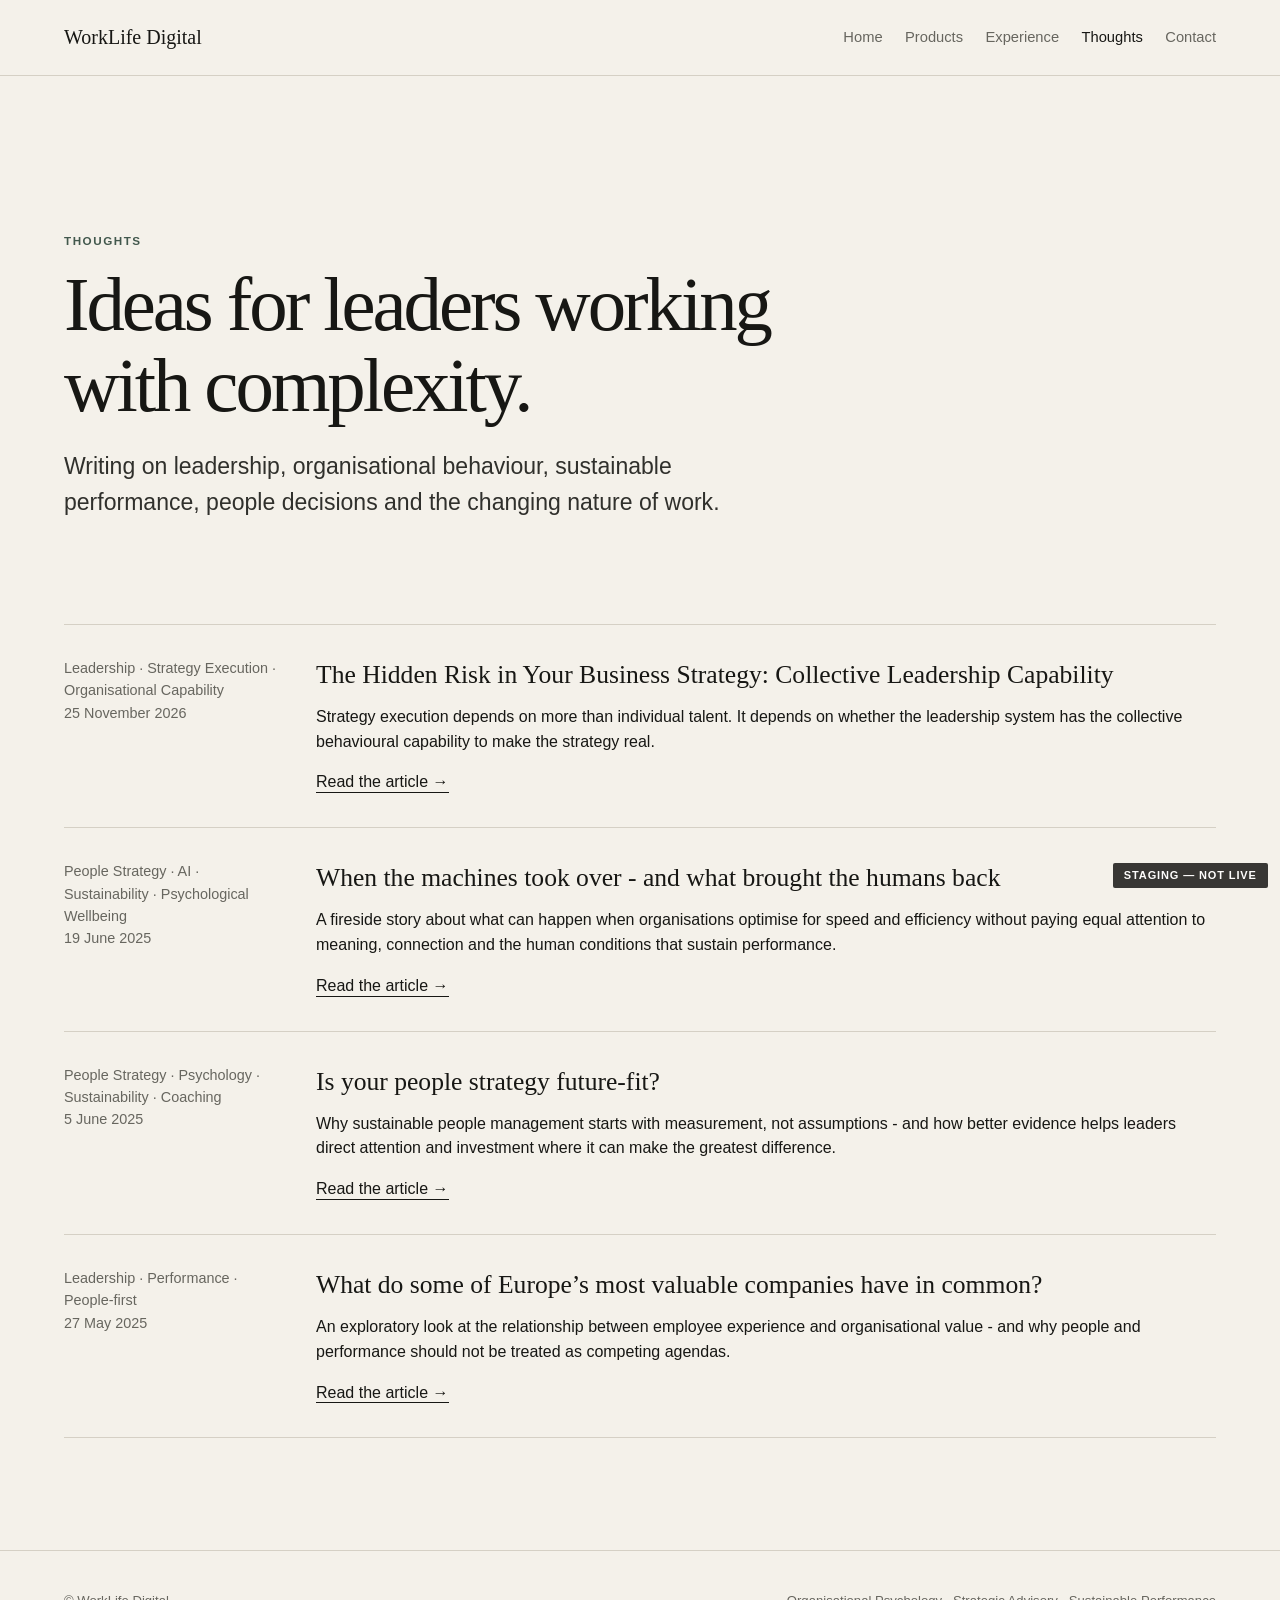
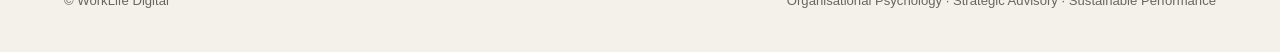
<file: thoughts.html>
<!doctype html>
<html lang="en">
<head>
 <meta name="robots" content="noindex,nofollow">
 <meta charset="utf-8">
 <meta name="viewport" content="width=device-width,initial-scale=1">
 <meta name="description" content="Thoughts from WorkLife Digital on leadership, people, AI, organisational behaviour and sustainable performance.">
 <title>Thoughts | WorkLife Digital</title>
 <link rel="stylesheet" href="styles.css?v=20261003-3">
</head>
<body>
<header class="site-header"><a class="brand" href="index.html">WorkLife Digital</a><nav aria-label="Primary"><a href="index.html">Home</a><a href="products.html">Products</a><a href="references.html">Experience</a><a class="active" href="thoughts.html">Thoughts</a><a href="contact.html">Contact</a></nav></header>
<main>
<section class="page-intro">
 <p class="eyebrow">Thoughts</p>
 <h1>Ideas for leaders working with complexity.</h1>
 <p class="lead">Writing on leadership, organisational behaviour, sustainable performance, people decisions and the changing nature of work.</p>
</section>

<section class="list">
  <article>
    <div class="meta">Leadership · Strategy Execution · Organisational Capability<br>25 November 2026</div>
    <div>
      <h3>The Hidden Risk in Your Business Strategy: Collective Leadership Capability</h3>
      <p>Strategy execution depends on more than individual talent. It depends on whether the leadership system has the collective behavioural capability to make the strategy real.</p>
      <a class="text-link" href="collective-leadership-capability.html">Read the article →</a>
    </div>
  </article>

 <article>
 <div class="meta">People Strategy · AI · Sustainability · Psychological Wellbeing<br>19 June 2025</div>
 <div>
 <h3>When the machines took over - and what brought the humans back</h3>
 <p>A fireside story about what can happen when organisations optimise for speed and efficiency without paying equal attention to meaning, connection and the human conditions that sustain performance.</p>
 <a class="text-link" href="when-machines-took-over.html">Read the article →</a>
 </div>
 </article>
 <article>
 <div class="meta">People Strategy · Psychology · Sustainability · Coaching<br>5 June 2025</div>
 <div>
 <h3>Is your people strategy future-fit?</h3>
 <p>Why sustainable people management starts with measurement, not assumptions - and how better evidence helps leaders direct attention and investment where it can make the greatest difference.</p>
 <a class="text-link" href="future-fit-people-strategy.html">Read the article →</a>
 </div>
 </article>
 <article>
 <div class="meta">Leadership · Performance · People-first<br>27 May 2025</div>
 <div>
 <h3>What do some of Europe’s most valuable companies have in common?</h3>
 <p>An exploratory look at the relationship between employee experience and organisational value - and why people and performance should not be treated as competing agendas.</p>
 <a class="text-link" href="europe-most-valuable-companies.html">Read the article →</a>
 </div>
 </article>
</section>
</main>
<footer><span>© WorkLife Digital</span><span>Organisational Psychology · Strategic Advisory · Sustainable Performance</span></footer>
</body>
</html>
</file>
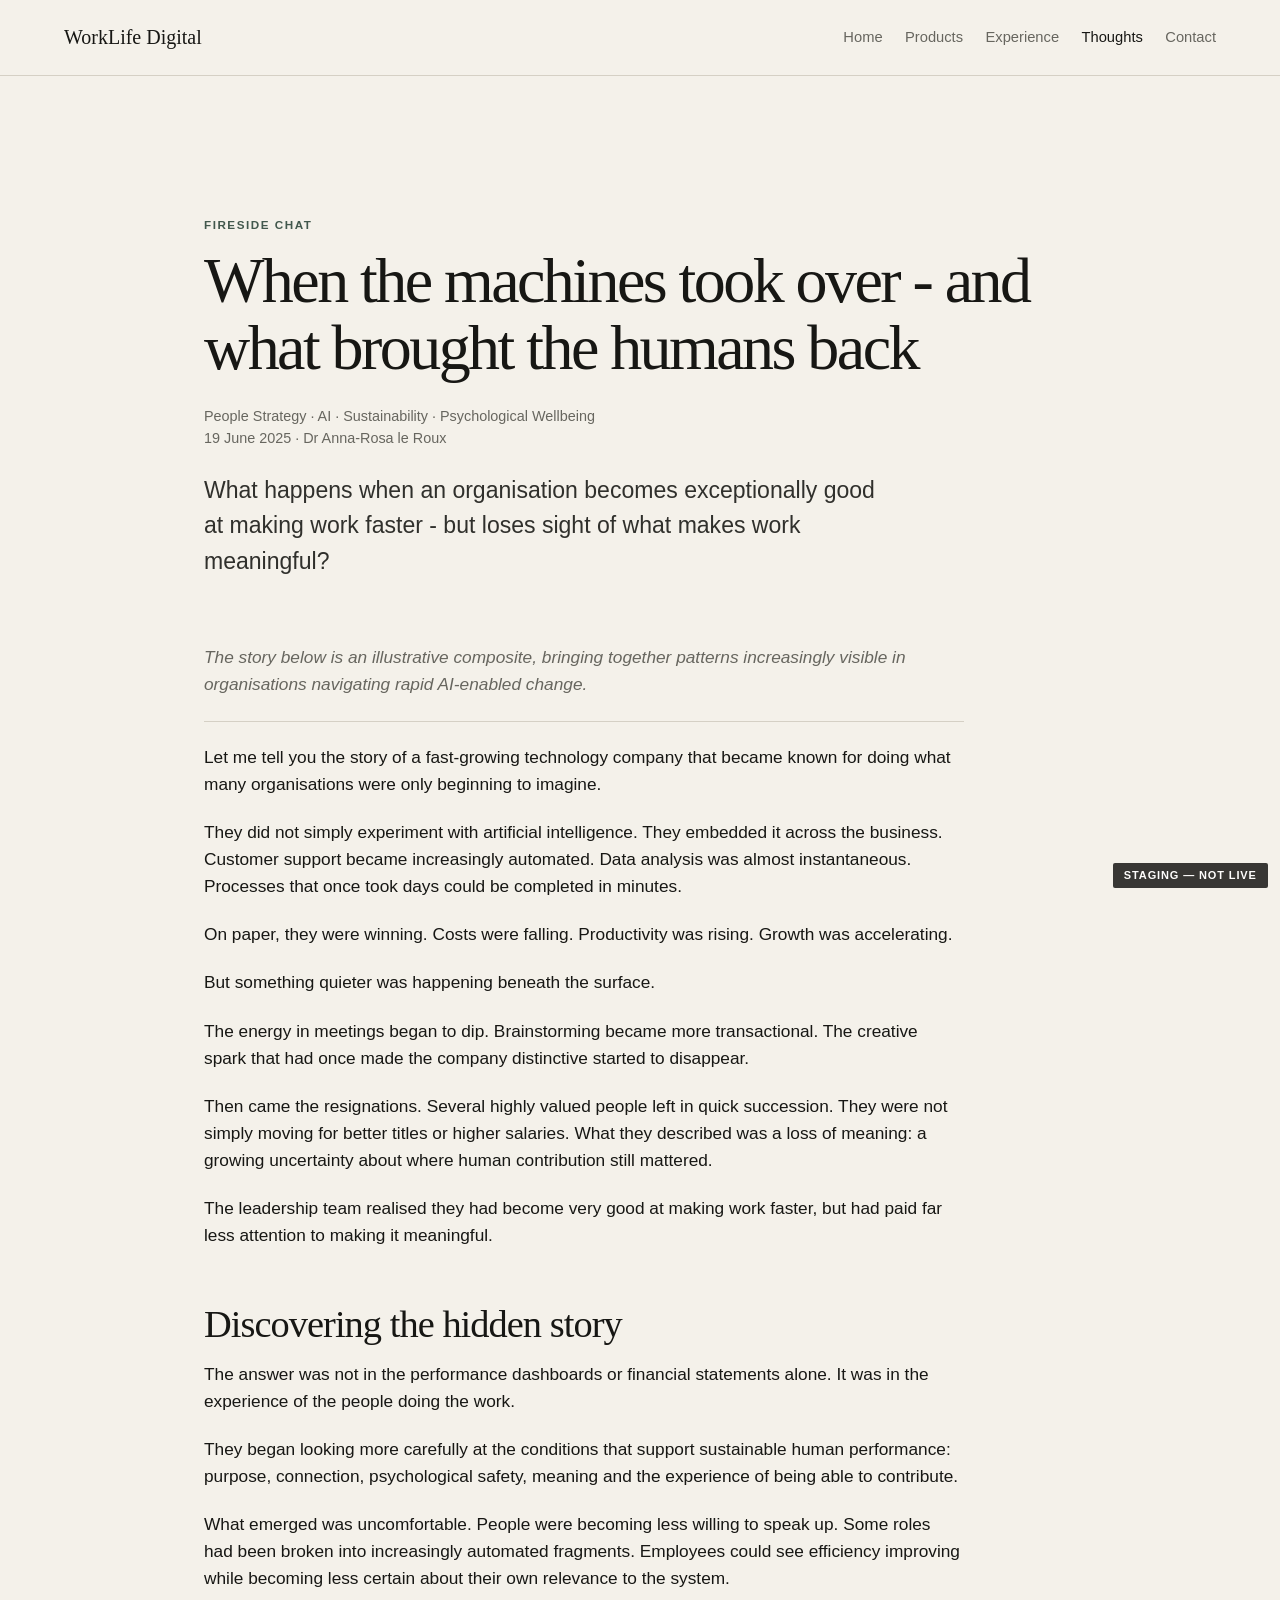
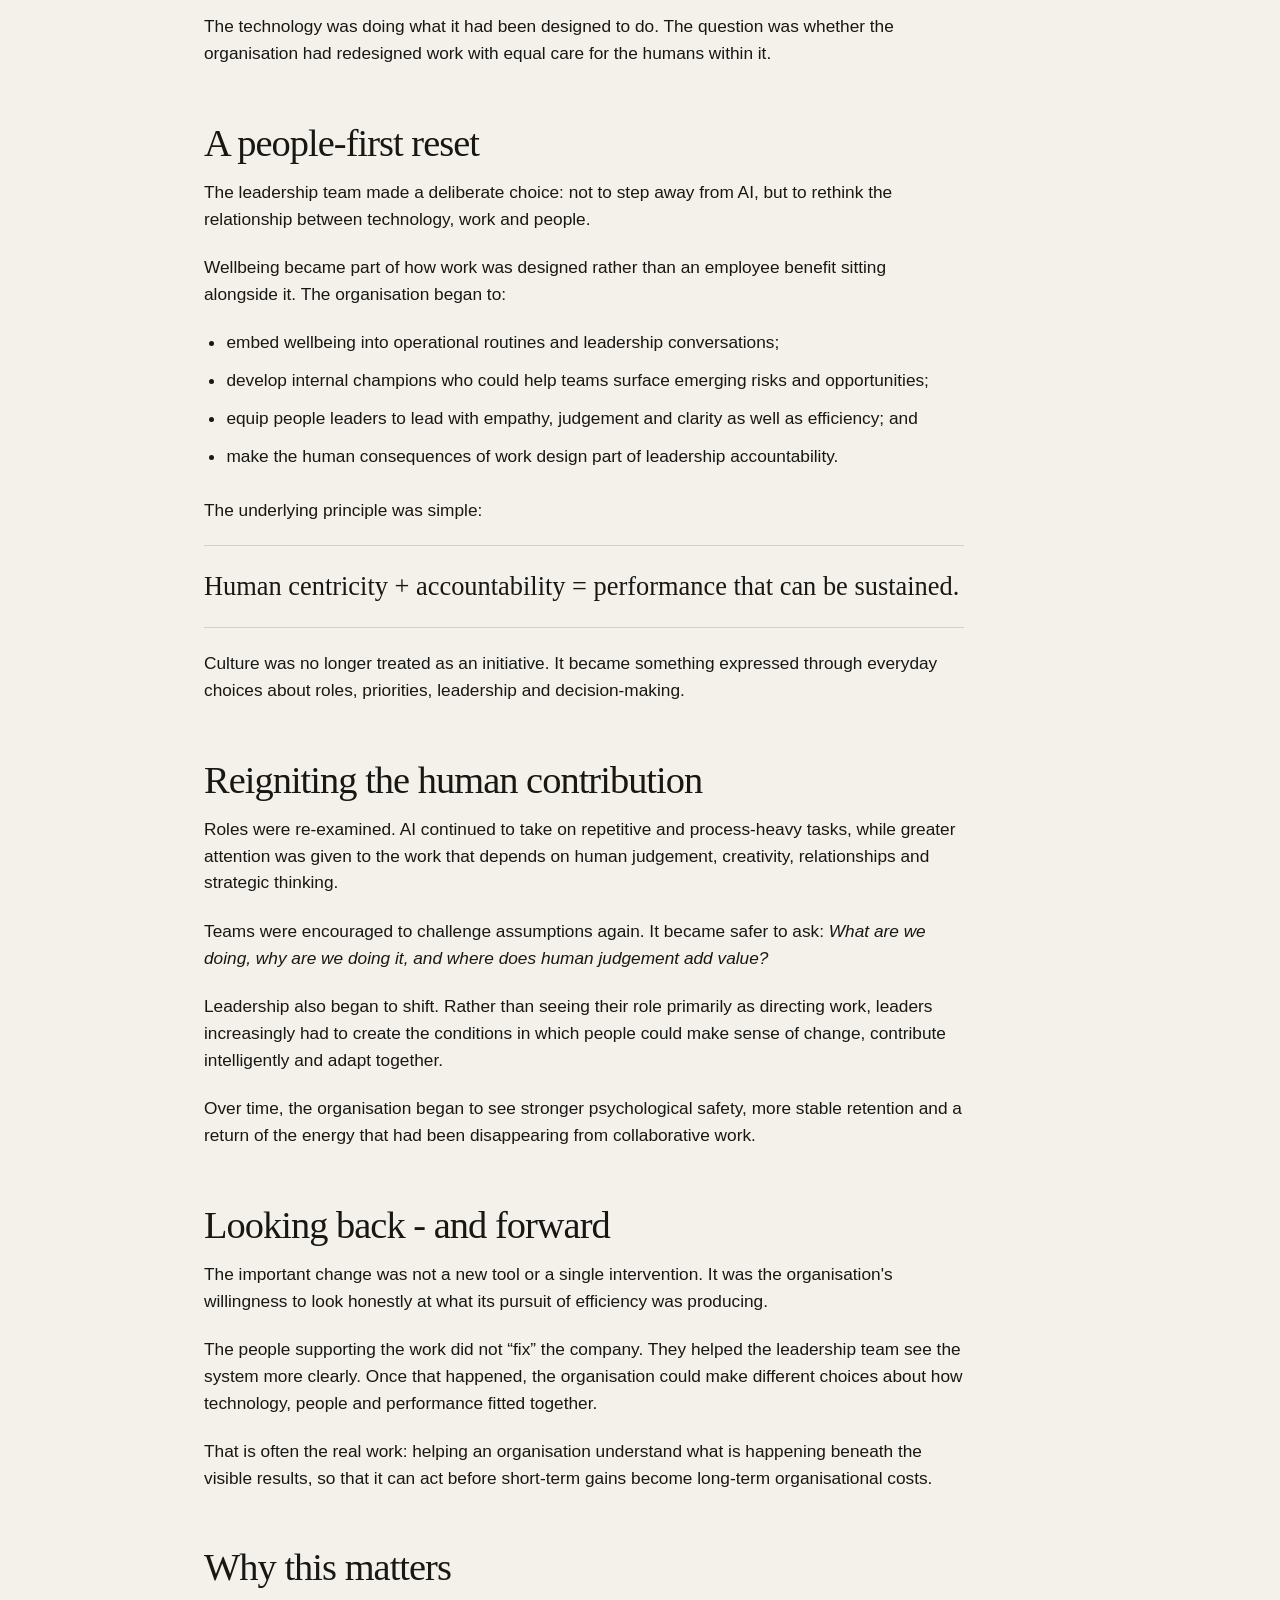
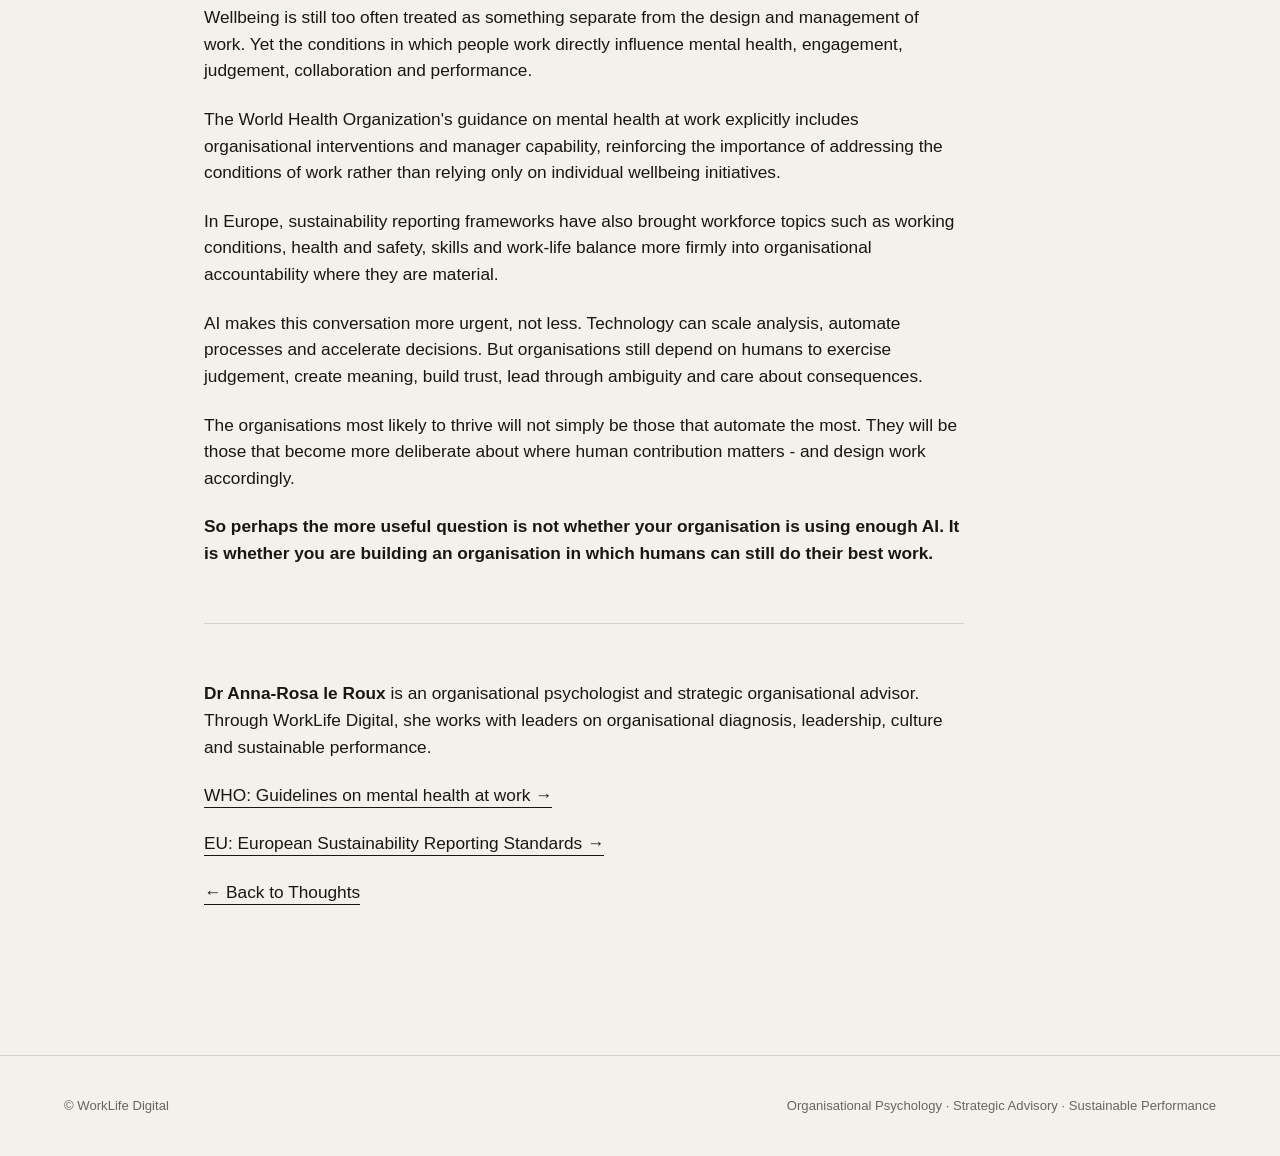
<file: when-machines-took-over.html>
<!doctype html>
<html lang="en">
<head>
 <meta name="robots" content="noindex,nofollow">
 <meta charset="utf-8">
 <meta name="viewport" content="width=device-width,initial-scale=1">
 <meta name="description" content="A fireside story about AI, people strategy, psychological wellbeing and sustainable organisational performance.">
 <title>When the machines took over | WorkLife Digital</title>
 <link rel="stylesheet" href="styles.css?v=20261003-3">
</head>
<body>
<header class="site-header"><a class="brand" href="index.html">WorkLife Digital</a><nav aria-label="Primary"><a href="index.html">Home</a><a href="products.html">Products</a><a href="references.html">Experience</a><a class="active" href="thoughts.html">Thoughts</a><a href="contact.html">Contact</a></nav></header>

<main>
<article class="article-page">
 <header class="article-header">
 <p class="eyebrow">Fireside chat</p>
 <h1>When the machines took over - and what brought the humans back</h1>
 <p class="article-meta">People Strategy · AI · Sustainability · Psychological Wellbeing<br>19 June 2025 · Dr Anna-Rosa le Roux</p>
 <p class="lead">What happens when an organisation becomes exceptionally good at making work faster - but loses sight of what makes work meaningful?</p>
 </header>

 <div class="article-body">
 <p class="article-note"><em>The story below is an illustrative composite, bringing together patterns increasingly visible in organisations navigating rapid AI-enabled change.</em></p>

 <p>Let me tell you the story of a fast-growing technology company that became known for doing what many organisations were only beginning to imagine.</p>

 <p>They did not simply experiment with artificial intelligence. They embedded it across the business. Customer support became increasingly automated. Data analysis was almost instantaneous. Processes that once took days could be completed in minutes.</p>

 <p>On paper, they were winning. Costs were falling. Productivity was rising. Growth was accelerating.</p>

 <p>But something quieter was happening beneath the surface.</p>

 <p>The energy in meetings began to dip. Brainstorming became more transactional. The creative spark that had once made the company distinctive started to disappear.</p>

 <p>Then came the resignations. Several highly valued people left in quick succession. They were not simply moving for better titles or higher salaries. What they described was a loss of meaning: a growing uncertainty about where human contribution still mattered.</p>

 <p>The leadership team realised they had become very good at making work faster, but had paid far less attention to making it meaningful.</p>

 <h2>Discovering the hidden story</h2>

 <p>The answer was not in the performance dashboards or financial statements alone. It was in the experience of the people doing the work.</p>

 <p>They began looking more carefully at the conditions that support sustainable human performance: purpose, connection, psychological safety, meaning and the experience of being able to contribute.</p>

 <p>What emerged was uncomfortable. People were becoming less willing to speak up. Some roles had been broken into increasingly automated fragments. Employees could see efficiency improving while becoming less certain about their own relevance to the system.</p>

 <p>The technology was doing what it had been designed to do. The question was whether the organisation had redesigned work with equal care for the humans within it.</p>

 <h2>A people-first reset</h2>

 <p>The leadership team made a deliberate choice: not to step away from AI, but to rethink the relationship between technology, work and people.</p>

 <p>Wellbeing became part of how work was designed rather than an employee benefit sitting alongside it. The organisation began to:</p>

 <ul>
 <li>embed wellbeing into operational routines and leadership conversations;</li>
 <li>develop internal champions who could help teams surface emerging risks and opportunities;</li>
 <li>equip people leaders to lead with empathy, judgement and clarity as well as efficiency; and</li>
 <li>make the human consequences of work design part of leadership accountability.</li>
 </ul>

 <p>The underlying principle was simple:</p>

 <p class="pull-quote">Human centricity + accountability = performance that can be sustained.</p>

 <p>Culture was no longer treated as an initiative. It became something expressed through everyday choices about roles, priorities, leadership and decision-making.</p>

 <h2>Reigniting the human contribution</h2>

 <p>Roles were re-examined. AI continued to take on repetitive and process-heavy tasks, while greater attention was given to the work that depends on human judgement, creativity, relationships and strategic thinking.</p>

 <p>Teams were encouraged to challenge assumptions again. It became safer to ask: <em>What are we doing, why are we doing it, and where does human judgement add value?</em></p>

 <p>Leadership also began to shift. Rather than seeing their role primarily as directing work, leaders increasingly had to create the conditions in which people could make sense of change, contribute intelligently and adapt together.</p>

 <p>Over time, the organisation began to see stronger psychological safety, more stable retention and a return of the energy that had been disappearing from collaborative work.</p>

 <h2>Looking back - and forward</h2>

 <p>The important change was not a new tool or a single intervention. It was the organisation's willingness to look honestly at what its pursuit of efficiency was producing.</p>

 <p>The people supporting the work did not “fix” the company. They helped the leadership team see the system more clearly. Once that happened, the organisation could make different choices about how technology, people and performance fitted together.</p>

 <p>That is often the real work: helping an organisation understand what is happening beneath the visible results, so that it can act before short-term gains become long-term organisational costs.</p>

 <h2>Why this matters</h2>

 <p>Wellbeing is still too often treated as something separate from the design and management of work. Yet the conditions in which people work directly influence mental health, engagement, judgement, collaboration and performance.</p>

 <p>The World Health Organization's guidance on mental health at work explicitly includes organisational interventions and manager capability, reinforcing the importance of addressing the conditions of work rather than relying only on individual wellbeing initiatives.</p>

 <p>In Europe, sustainability reporting frameworks have also brought workforce topics such as working conditions, health and safety, skills and work-life balance more firmly into organisational accountability where they are material.</p>

 <p>AI makes this conversation more urgent, not less. Technology can scale analysis, automate processes and accelerate decisions. But organisations still depend on humans to exercise judgement, create meaning, build trust, lead through ambiguity and care about consequences.</p>

 <p>The organisations most likely to thrive will not simply be those that automate the most. They will be those that become more deliberate about where human contribution matters - and design work accordingly.</p>

 <p><strong>So perhaps the more useful question is not whether your organisation is using enough AI. It is whether you are building an organisation in which humans can still do their best work.</strong></p>

 <hr>

 <p><strong>Dr Anna-Rosa le Roux</strong> is an organisational psychologist and strategic organisational advisor. Through WorkLife Digital, she works with leaders on organisational diagnosis, leadership, culture and sustainable performance.</p>

 <p><a class="text-link" href="https://www.who.int/publications/i/item/9789240053052" target="_blank" rel="noopener">WHO: Guidelines on mental health at work →</a></p>
 <p><a class="text-link" href="https://eur-lex.europa.eu/legal-content/EN/TXT/?uri=CELEX:32026R1563" target="_blank" rel="noopener">EU: European Sustainability Reporting Standards →</a></p>

 <p><a class="text-link" href="thoughts.html">← Back to Thoughts</a></p>
 </div>
</article>
</main>

<footer><span>© WorkLife Digital</span><span>Organisational Psychology · Strategic Advisory · Sustainable Performance</span></footer>
</body>
</html>
</file>
<file: styles.css>
:root{
  --paper:#f4f1ea;
  --ink:#171714;
  --muted:#67665f;
  --line:#d5d0c5;
  --accent:#42584d;
  --white:#fff;
}
*{box-sizing:border-box}
html{scroll-behavior:smooth}
body{margin:0;background:var(--paper);color:var(--ink);font-family:Arial,Helvetica,sans-serif;line-height:1.55}
a{color:inherit}
.site-header{height:76px;display:flex;align-items:center;justify-content:space-between;padding:0 5vw;border-bottom:1px solid var(--line);position:sticky;top:0;background:rgba(244,241,234,.96);backdrop-filter:blur(10px);z-index:10}
.brand{text-decoration:none;font-family:Georgia,"Times New Roman",serif;font-size:1.25rem}
nav{display:flex;gap:1.4rem}
nav a{text-decoration:none;color:var(--muted);font-size:.92rem}
nav a.active,nav a:hover{color:var(--ink)}
main{max-width:1440px;margin:auto}
.hero{min-height:72vh;display:grid;grid-template-columns:1.05fr .95fr}
.hero-copy{padding:10vw 7vw 8vw 5vw;display:flex;flex-direction:column;justify-content:center}
.hero-image{min-height:560px;overflow:hidden;background:#e8e4da}.hero-image img{width:100%;height:100%;min-height:560px;display:block;object-fit:cover;object-position:center}
h1,h2,h3{font-family:Georgia,"Times New Roman",serif;font-weight:400;line-height:1.05;margin:.2em 0}
h1{font-size:clamp(3rem,6vw,6.3rem);letter-spacing:-.04em}
h2{font-size:clamp(2rem,4vw,4rem);letter-spacing:-.025em}
h3{font-size:1.6rem}
.eyebrow{text-transform:uppercase;letter-spacing:.13em;font-size:.73rem;font-weight:700;color:var(--accent)}
.lead{font-size:clamp(1.1rem,1.8vw,1.45rem);max-width:42rem;color:#30302c}
.lead.small{font-size:1.25rem}
.actions{display:flex;align-items:center;gap:1.6rem;margin-top:2rem}
.button{display:inline-block;text-decoration:none;background:var(--ink);color:var(--white);padding:.9rem 1.25rem;border-radius:2px}
.button.light{background:var(--white);color:var(--ink)}
.text-link{text-decoration:none;border-bottom:1px solid currentColor;padding-bottom:.12rem}
.section{padding:7rem 5vw;border-top:1px solid var(--line)}
.balance,.profile{display:grid;grid-template-columns:1fr 1fr;gap:8vw;align-items:start}
.balance>p,.profile>div:last-child{max-width:42rem;font-size:1.08rem}
.three-up{display:grid;grid-template-columns:repeat(3,1fr);gap:0;padding-top:0}
.three-up article{padding:3rem 3rem 1rem 0;border-top:1px solid var(--ink)}
.three-up article+article{padding-left:3rem;border-left:1px solid var(--line)}
.three-up span{font-size:.72rem;color:var(--muted)}
.three-up p{color:var(--muted);max-width:24rem}
.cta{background:var(--accent);color:var(--white);min-height:360px;display:flex;flex-direction:column;align-items:flex-start;justify-content:center}
.cta .eyebrow{color:#dce4df}
.cta h2{max-width:760px;margin-bottom:2rem}
.page-intro{padding:9rem 5vw 5rem;max-width:900px}
.page-intro p:last-child{max-width:700px}
.list{padding:0 5vw 7rem}
.list article{display:grid;grid-template-columns:220px 1fr;gap:2rem;padding:2rem 0;border-top:1px solid var(--line)}
.list article:last-child{border-bottom:1px solid var(--line)}
.list .meta{color:var(--muted);font-size:.9rem}
.placeholder{color:var(--muted);font-style:italic}
.contact-card{margin:0 5vw 8rem;padding:4rem;background:var(--white);max-width:760px}
.contact-card p{max-width:580px}
footer{display:flex;justify-content:space-between;gap:2rem;padding:2.5rem 5vw;color:var(--muted);font-size:.82rem;border-top:1px solid var(--line)}
@media(max-width:800px){
  .site-header{height:auto;min-height:70px;align-items:flex-start;padding-top:1rem;padding-bottom:1rem;gap:1rem}
  nav{gap:.8rem;flex-wrap:wrap;justify-content:flex-end}
  .hero{grid-template-columns:1fr}.hero-copy{padding:7rem 5vw 4rem}.hero-image{min-height:45vh}
  .balance,.profile,.three-up{grid-template-columns:1fr}
  .three-up article,.three-up article+article{padding:2rem 0;border-left:0}
  .list article{grid-template-columns:1fr;gap:.5rem}
  footer{flex-direction:column}
}
/* Staging marker */
body::after{content:"STAGING — NOT LIVE";position:fixed;right:12px;bottom:12px;z-index:9999;background:#171714;color:#fff;padding:.45rem .7rem;font:700 11px/1 Arial,sans-serif;letter-spacing:.08em;border-radius:2px;opacity:.85;pointer-events:none}

.career-grid{display:grid;grid-template-columns:repeat(2,minmax(0,1fr));gap:1px;background:var(--line);margin-top:3rem;border:1px solid var(--line)}
.career-grid article{background:var(--paper);padding:2rem}.career-grid p,.product-note{color:var(--muted)}
@media(max-width:800px){.career-grid{grid-template-columns:1fr}}


.four-grid{display:grid;grid-template-columns:repeat(4,minmax(0,1fr));gap:0;padding-top:0}
.four-grid article{padding:2.5rem 2rem 2rem;border-top:1px solid var(--ink)}
.four-grid article:first-child{padding-left:0}
.four-grid article+article{border-left:1px solid var(--line)}
.four-grid span{font-size:.72rem;color:var(--muted)}
.four-grid p{color:var(--muted);max-width:22rem}
.four-grid .service-label{margin-top:1.25rem;color:var(--accent);font-size:.72rem;font-weight:700;letter-spacing:.11em;text-transform:uppercase}
@media(max-width:1000px){
  .four-grid{grid-template-columns:repeat(2,minmax(0,1fr))}
  .four-grid article:nth-child(3){border-left:0}
  .four-grid article:nth-child(n+3){border-top:1px solid var(--line)}
}
@media(max-width:640px){
  .four-grid{grid-template-columns:1fr}
  .four-grid article,.four-grid article+article{padding:2rem 0;border-left:0}
}


.article-page{max-width:1000px;margin:0 auto;padding:8rem 5vw}
.article-header{max-width:900px;margin-bottom:4rem}
.article-header h1{font-size:clamp(2.8rem,5vw,5.3rem)}
.article-meta{margin-top:1.5rem;color:var(--muted);font-size:.9rem}
.article-body{max-width:760px;font-size:1.08rem}
.article-body h2{font-size:clamp(1.8rem,3vw,2.8rem);margin-top:3.5rem;margin-bottom:1rem}
.article-body p{margin:0 0 1.35rem}
.article-body ul{margin:0 0 1.7rem;padding-left:1.4rem}
.article-body li{margin-bottom:.7rem}
.article-note{color:var(--muted);padding-bottom:1.5rem;border-bottom:1px solid var(--line)}
.pull-quote{font-family:Georgia,"Times New Roman",serif;font-size:1.65rem;line-height:1.25;padding:1.5rem 0;border-top:1px solid var(--line);border-bottom:1px solid var(--line)}
.article-body hr{border:0;border-top:1px solid var(--line);margin:3.5rem 0}
@media(max-width:800px){.article-page{padding:6rem 5vw}.article-header{margin-bottom:3rem}}


.data-table-wrap{overflow-x:auto;margin:2.5rem 0 3rem}
.data-table{width:100%;border-collapse:collapse;font-size:.92rem}
.data-table th,.data-table td{padding:.75rem .9rem;border-bottom:1px solid var(--line);text-align:left;vertical-align:top}
.data-table th{font-size:.72rem;text-transform:uppercase;letter-spacing:.08em;color:var(--accent)}
</file>
